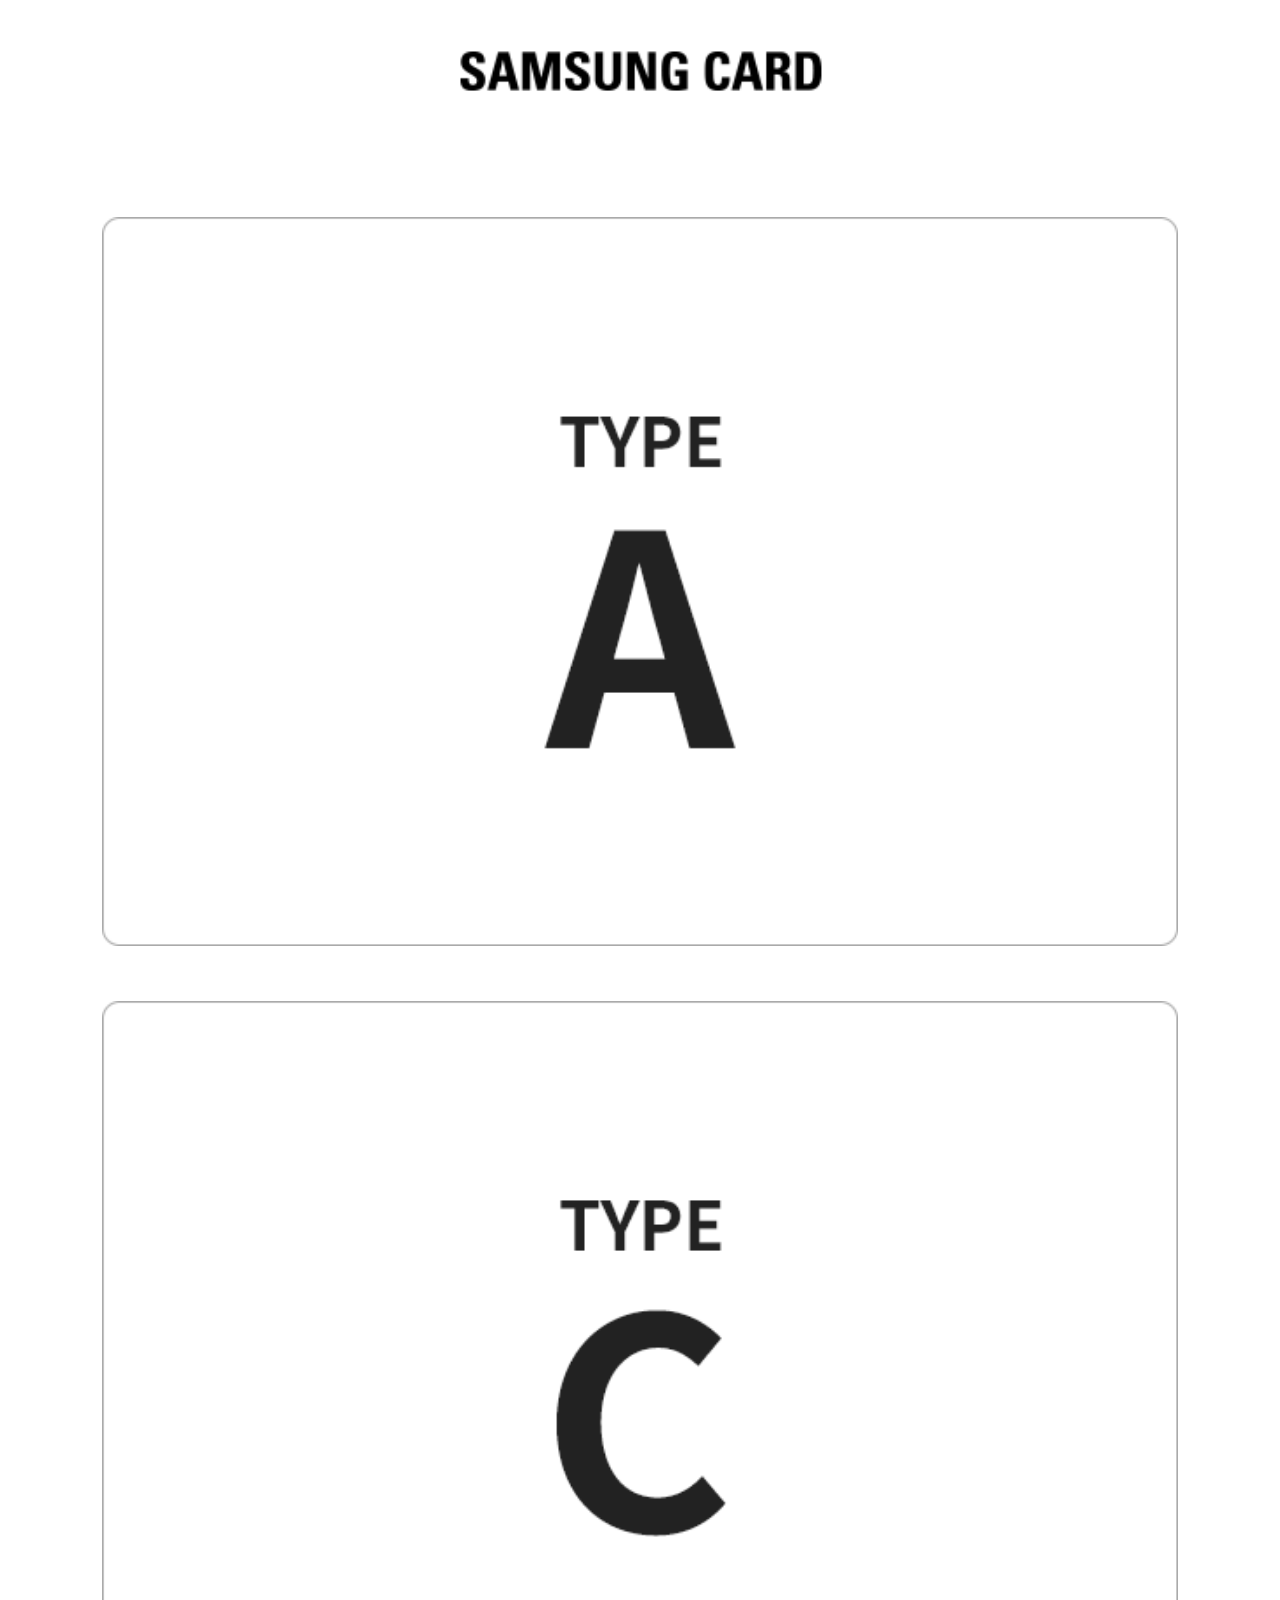
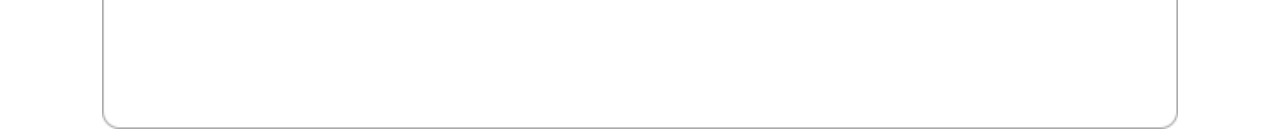
<file: index.html>
<!DOCTYPE html>
<html>
<head>
    <meta charset="utf-8">
    <meta name="viewport" content="width=device-width, initial-scale=1">
    <title>samsung card</title>
</head>
<body style="padding:0; margin:0;">
<div class="container" style="margin:0 auto; text-align:center;">
    <img width="100%" src="img/index_top.png">
    <div style="width:84%;margin:0 auto;">
        <a href="main/index_a.html">
            <img src="img/bt_a.png" width="100%;">
        </a>
    </div>
    <div style="width:84%;margin:0 auto; padding-top:4vw;">
        <a href="main/index_c.html">
            <img src="img/bt_c.png" width="100%;">
        </a>
    </div>
</div>
</body>
</html>
</file>
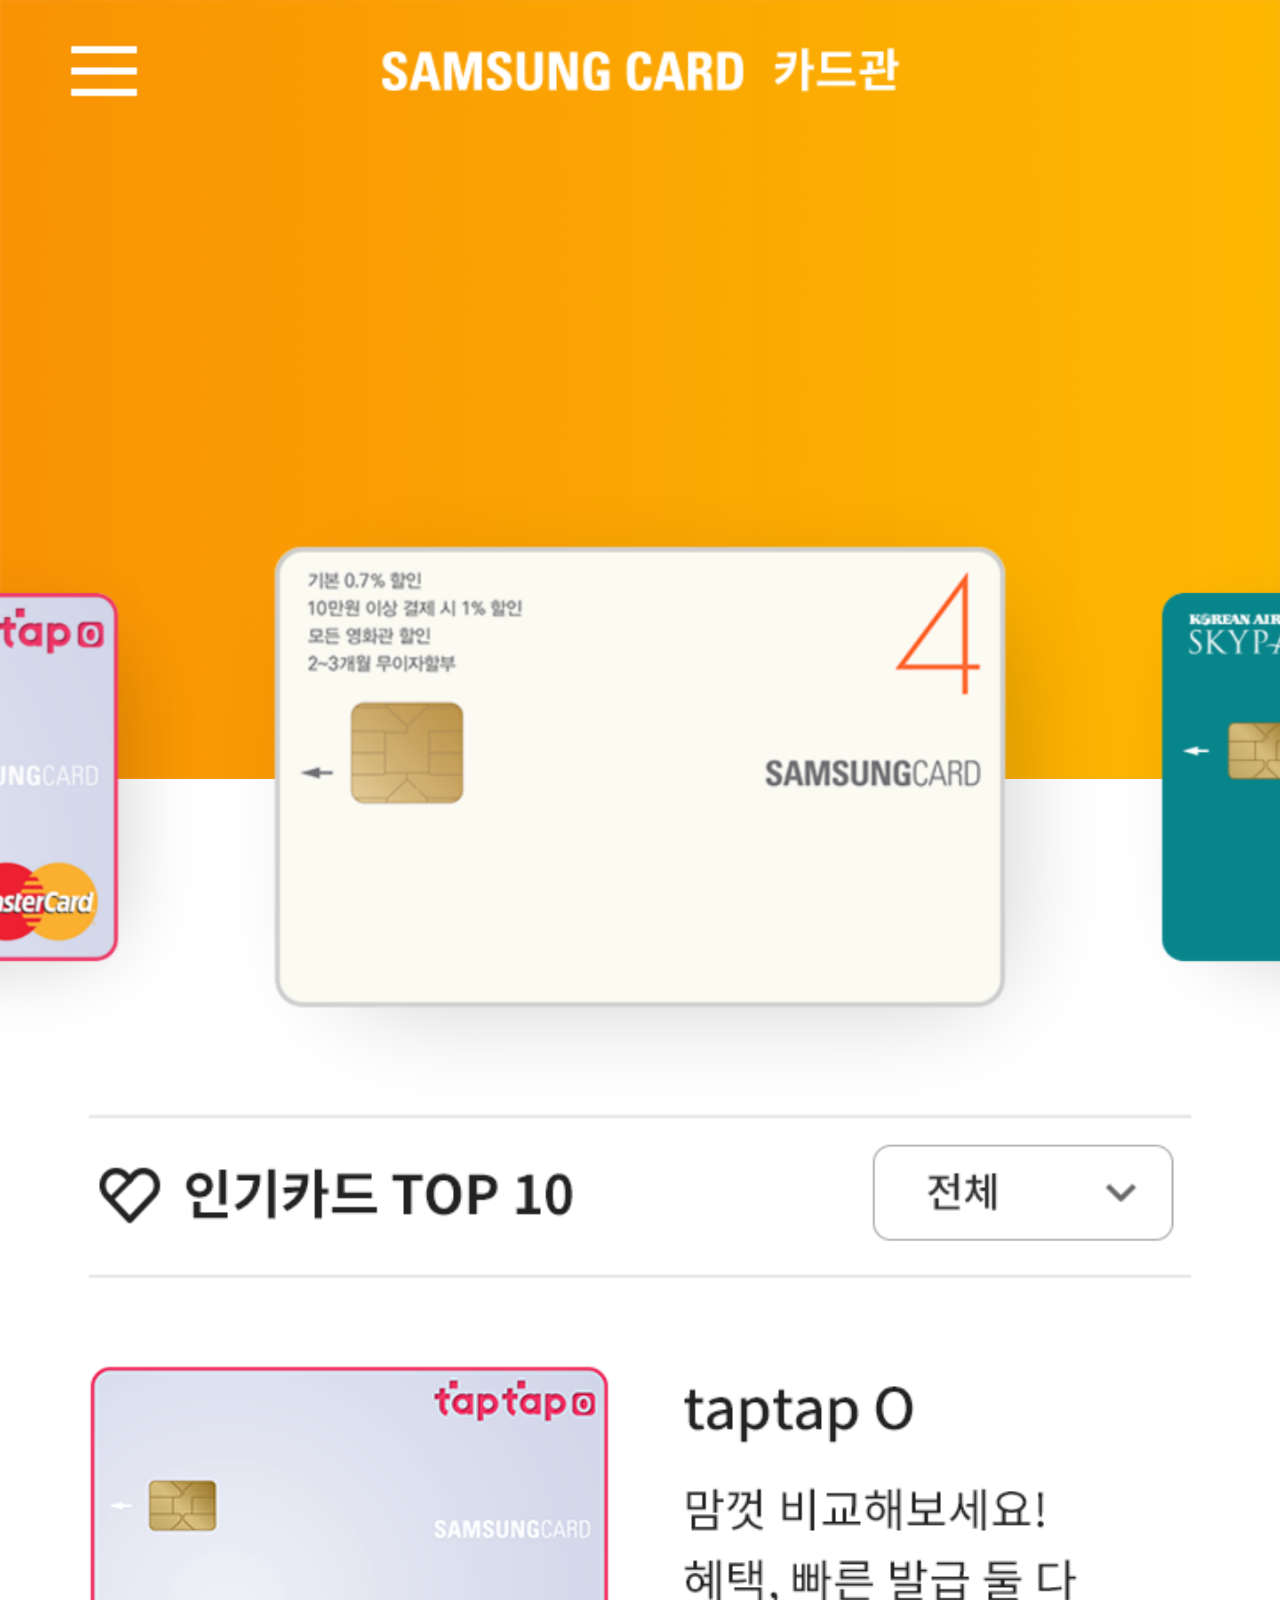
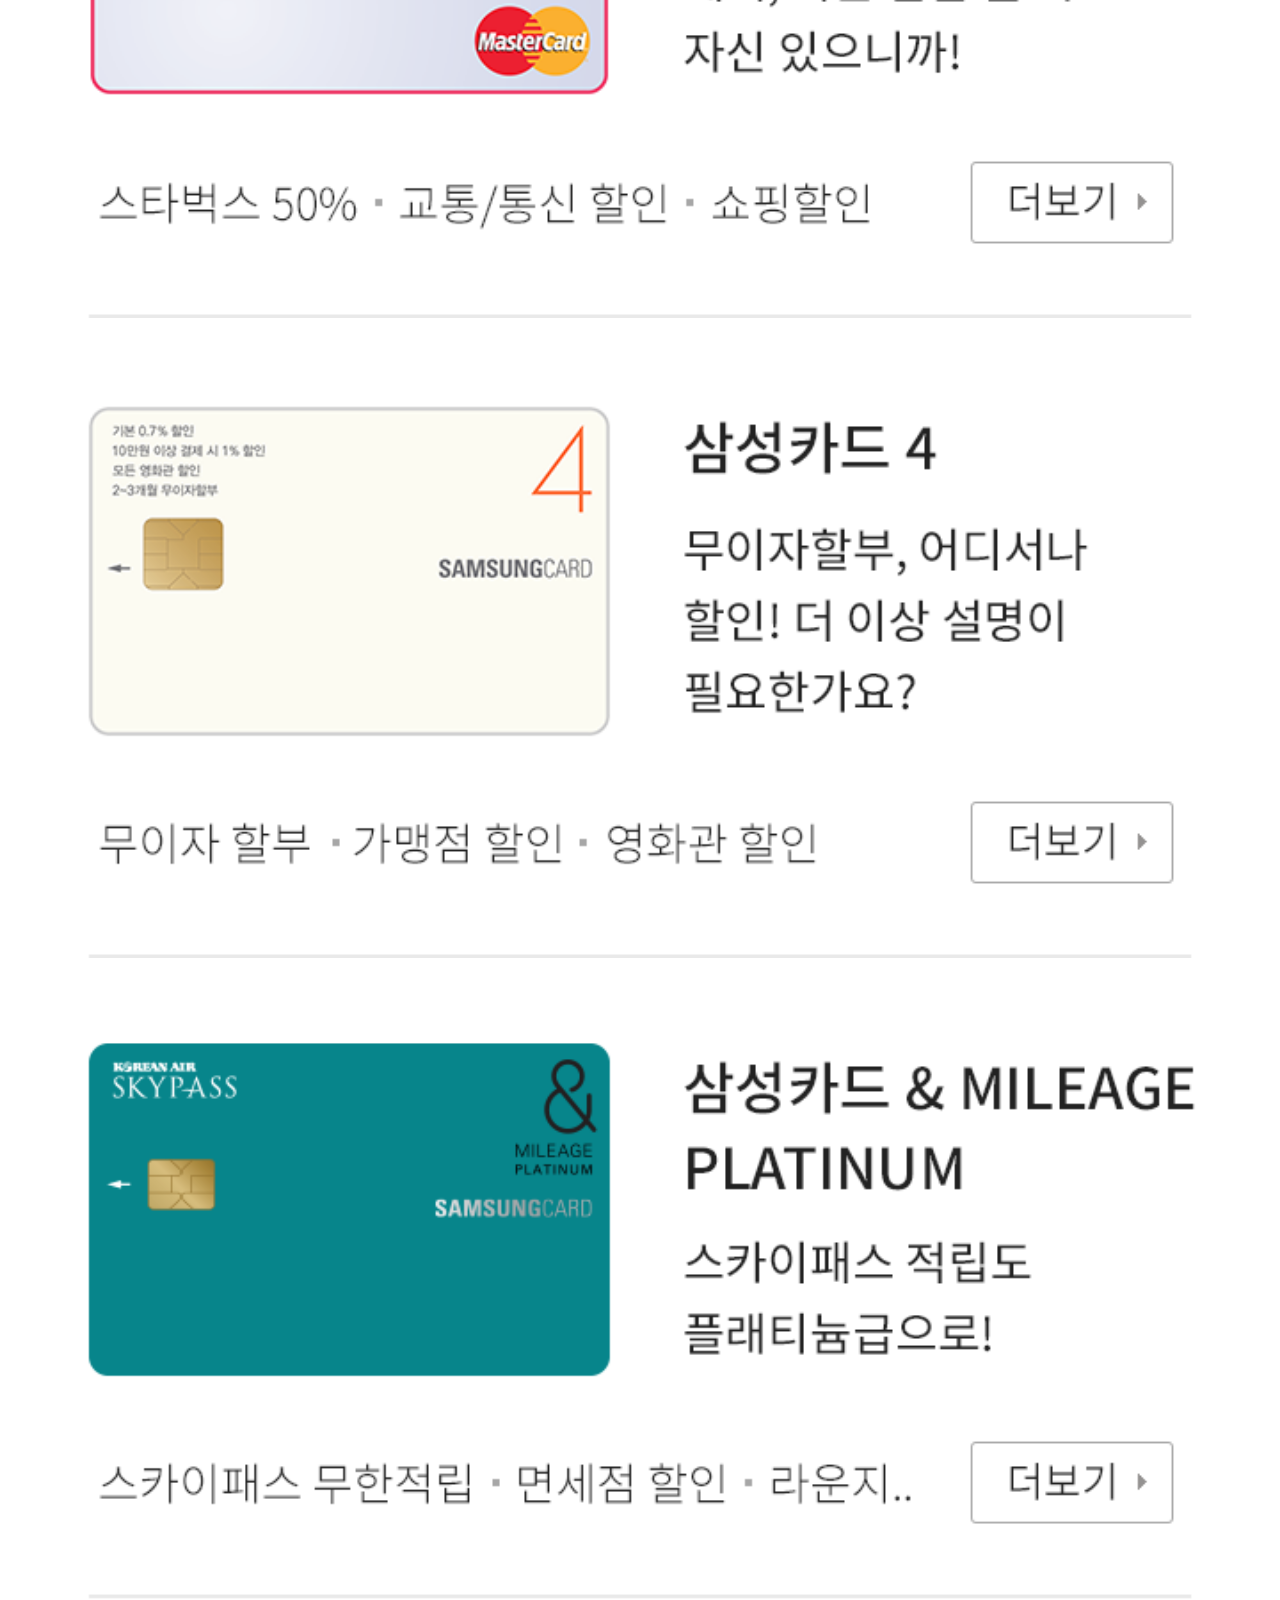
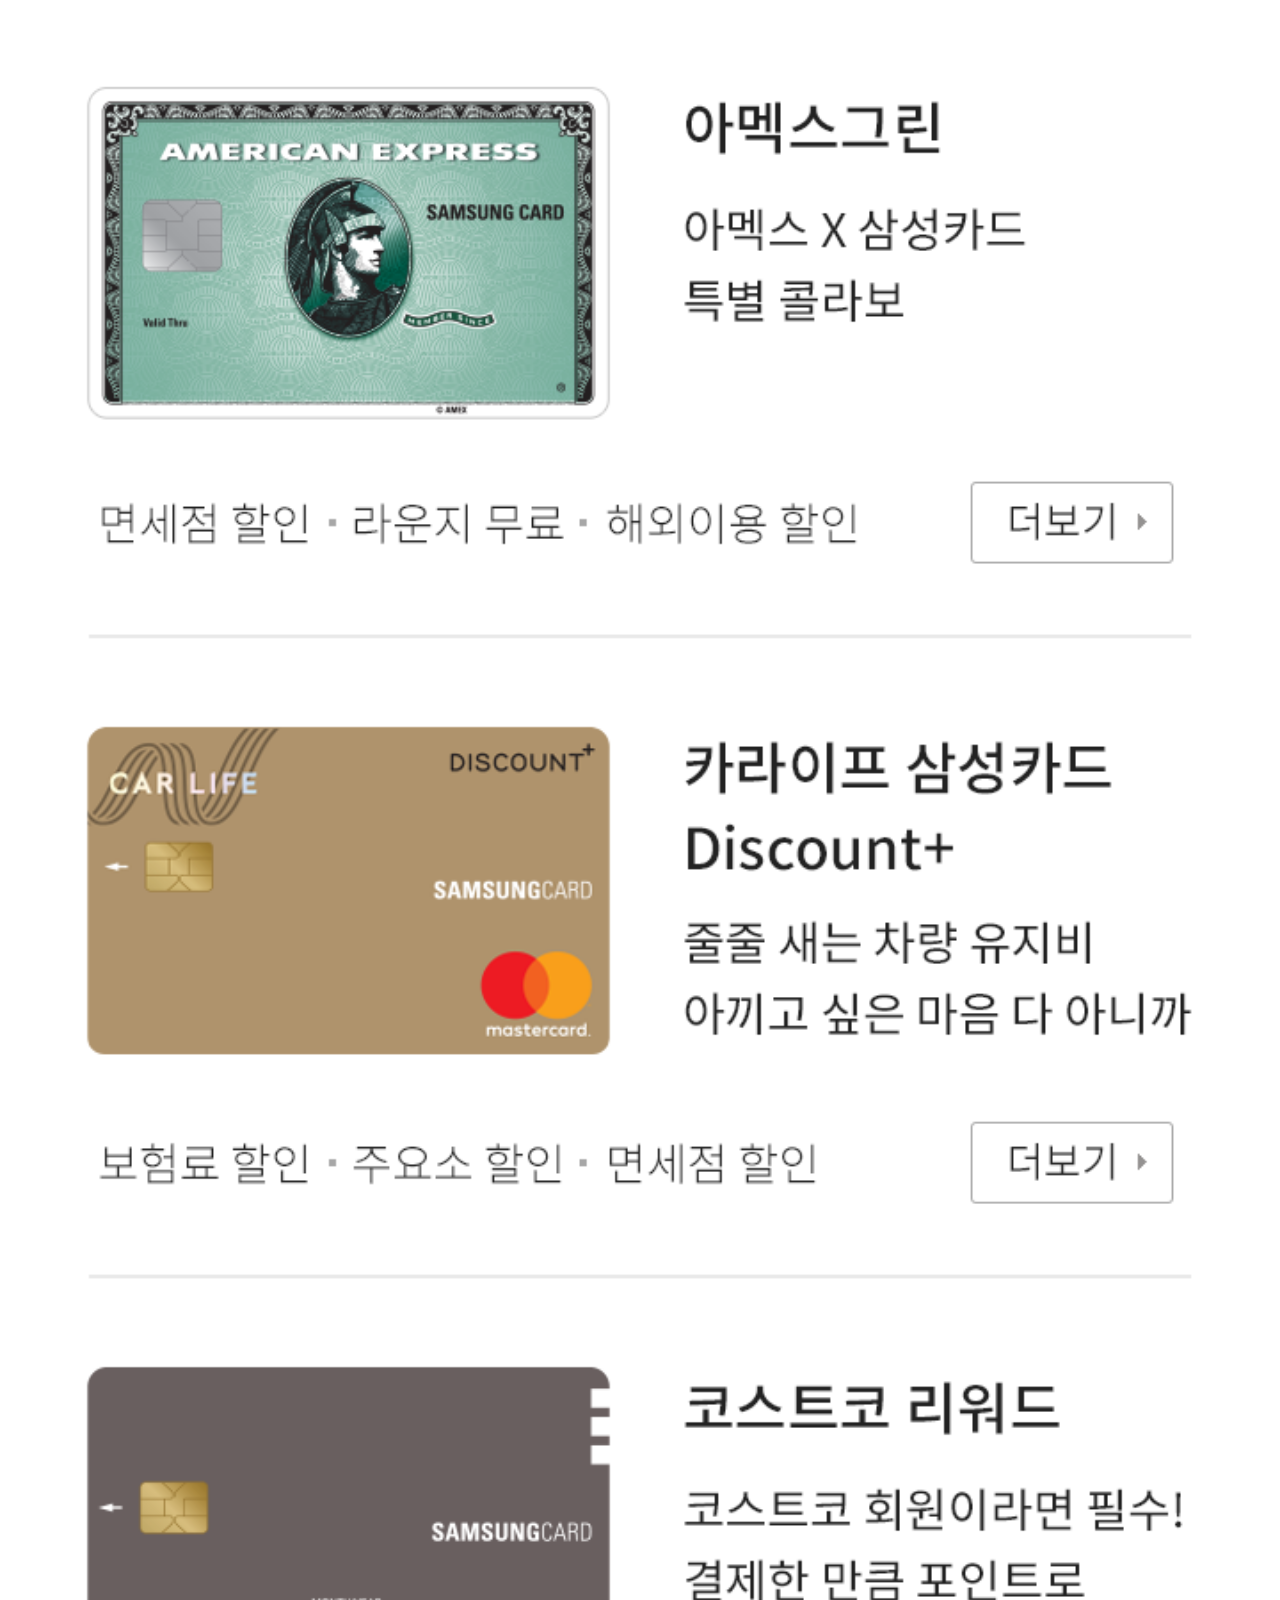
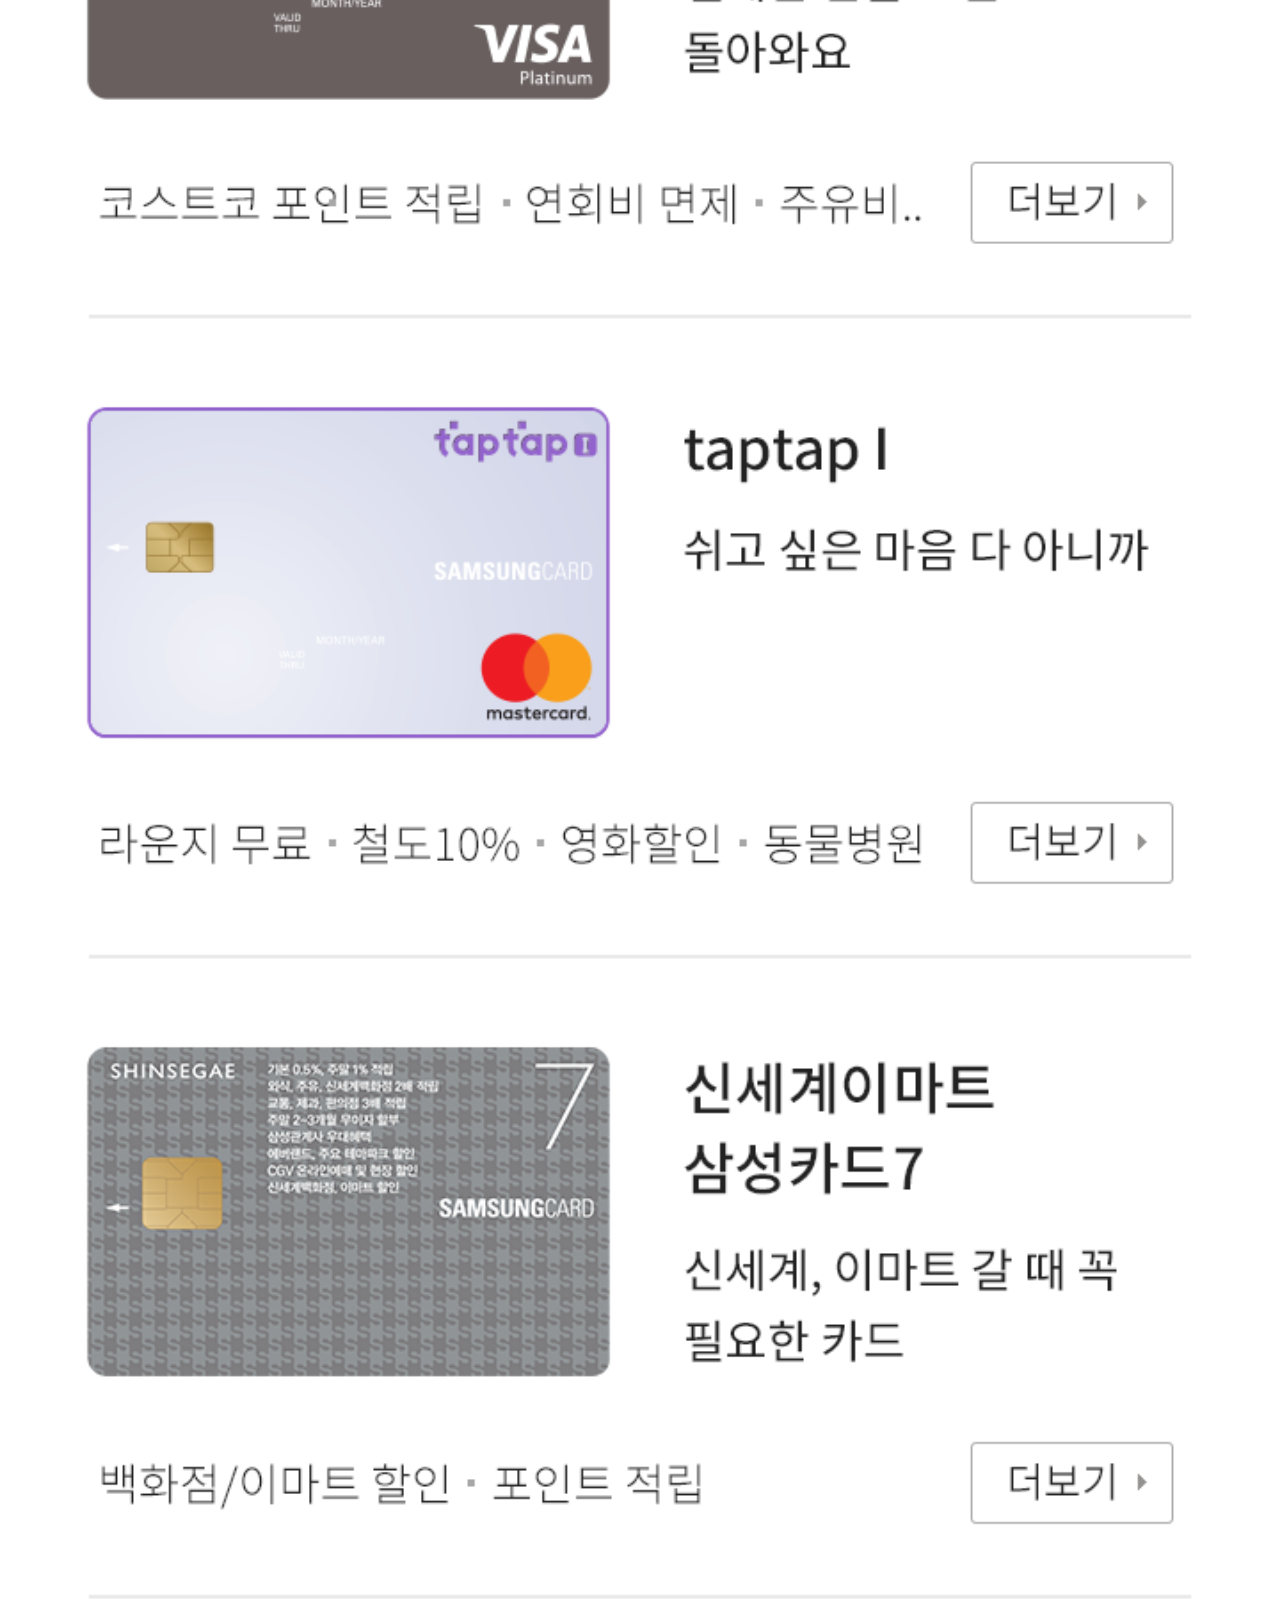
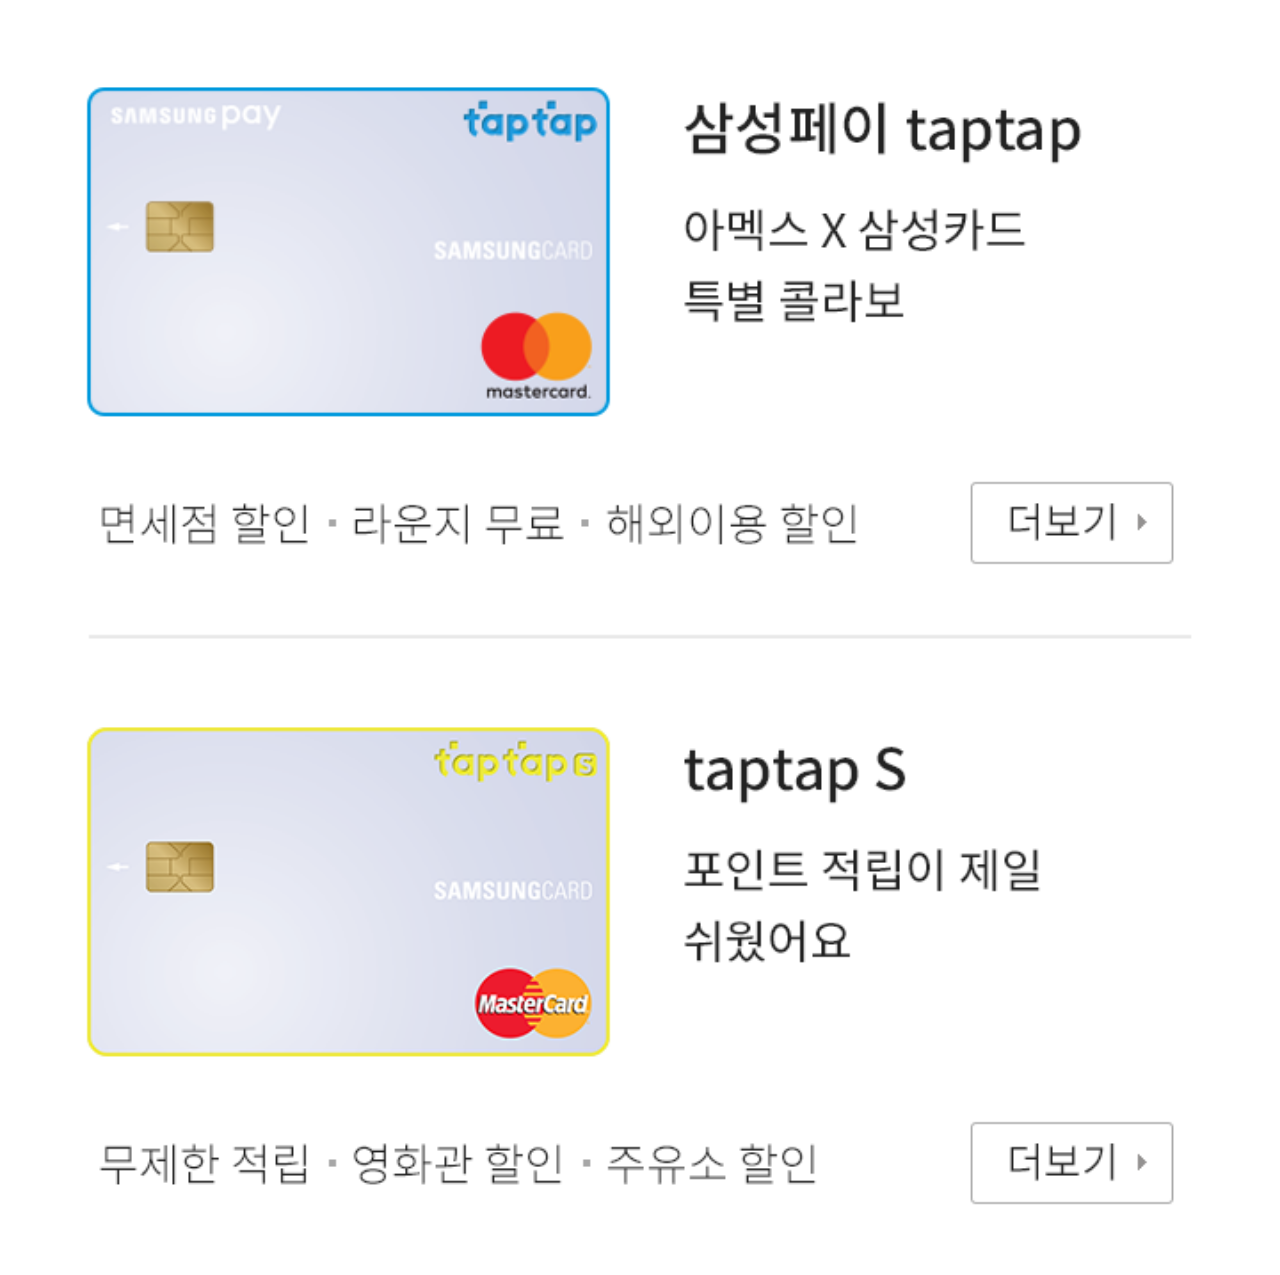
<file: main/index.html>
<!DOCTYPE html>
<html lang="kr">
<head>
    <meta charset="UTF-8">
    <meta name="viewport" content="width=device-width, initial-scale=1">
    <title>samsung card</title>
    
    <link rel="stylesheet" href="assets/css/main.css">
    <script type="text/javascript" src="../common/js/plugin/jquery-3.3.1.min.js"></script>
    <script type="text/javascript" src="../common/js/plugin/jquery.transform2d.js"></script>
    <script type="text/javascript" src="../common/js/plugin/jquery.easing.1.3.js"></script>
</head>
<body>

<div class="wrap">
    <a href="../index.html">
    <div class="menu-wrap">
        <div class="bg-holder">
            <div class="bg-1 bg">
                <img src="assets/images/menu_bg_1.png">
            </div>
            <div class="bg-2 bg onFocus">
                <img src="assets/images/menu_bg_2.png">
            </div>
            <div class="bg-3 bg">
                <img src="assets/images/menu_bg_3.png">
            </div>
        </div>
        <div class="menu-holder"><img src="assets/images/menu.png"></div>
    </div>
    </a>
    <div class="top-holder">
        <div class="cont-box">
            <div class="bg-clip">
                <div class="bg-1 bg">
                    <img src="assets/images/top_bg_1.jpg">
                </div>
                <div class="bg-2 bg onFocus">
                    <img src="assets/images/top_bg_2.jpg">
                </div>
                <div class="bg-3 bg">
                    <img src="assets/images/top_bg_3.jpg">
                </div>
            </div>
            <div class="cont-box-txt">
                <div class="txt-clip-1"><img src="assets/images/top_txt1.png"></div>
                <div class="txt-clip-2">
                    <img src="assets/images/top_txt2.png">
                    <div class="line"></div>
                </div>
                <div class="txt-focus-clip">
                    <div class="txt-focus"><img src="assets/images/top_txt_focus.png"></div>
                </div>
            </div>
        </div>
    </div>
    
    <div class="card-holder">
        <div class="card-box">
            <div class="card-clip">
                
                <div class="card-pod-1 card-pod">
                    <div class="card-scale">
                        <div class="card pod">
                            <img src="assets/images/main_card_0.png">
                        </div>
                    </div>
                </div>
                <div class="card-pod-2 card-pod">
                    <div class="card-scale">
                        <div class="card pod">
                            <img src="assets/images/main_card_1.png">
                        </div>
                    </div>
                </div>
                <div class="card-pod-3 card-pod">
                    <div class="card-scale">
                        <div class="card pod">
                            <img src="assets/images/main_card_2.png">
                        </div>
                    </div>
                </div>

            </div>
        </div>
    </div>
    
    
        <div class="list-holder list-1"><img src="assets/images/list.png"></div>
        <div class="list-holder list-2"><a href="../type_a/index.html"><img src="assets/images/list_1.png"></a></div>
        <div class="list-holder list-3"><img src="assets/images/list_2.png"></div>
        <div class="list-holder list-4"><img src="assets/images/lists.png"></div>
    
    <div class="intro-bg"></div>
</div>

<script type="text/javascript" src="../common/js/util/AnimationFrame.js"></script>
<script type="text/javascript" src="../common/js/util/swipeUtil.js"></script>
<script type="text/javascript" src="assets/js/main.js"></script>
</body>
</html>
</file>
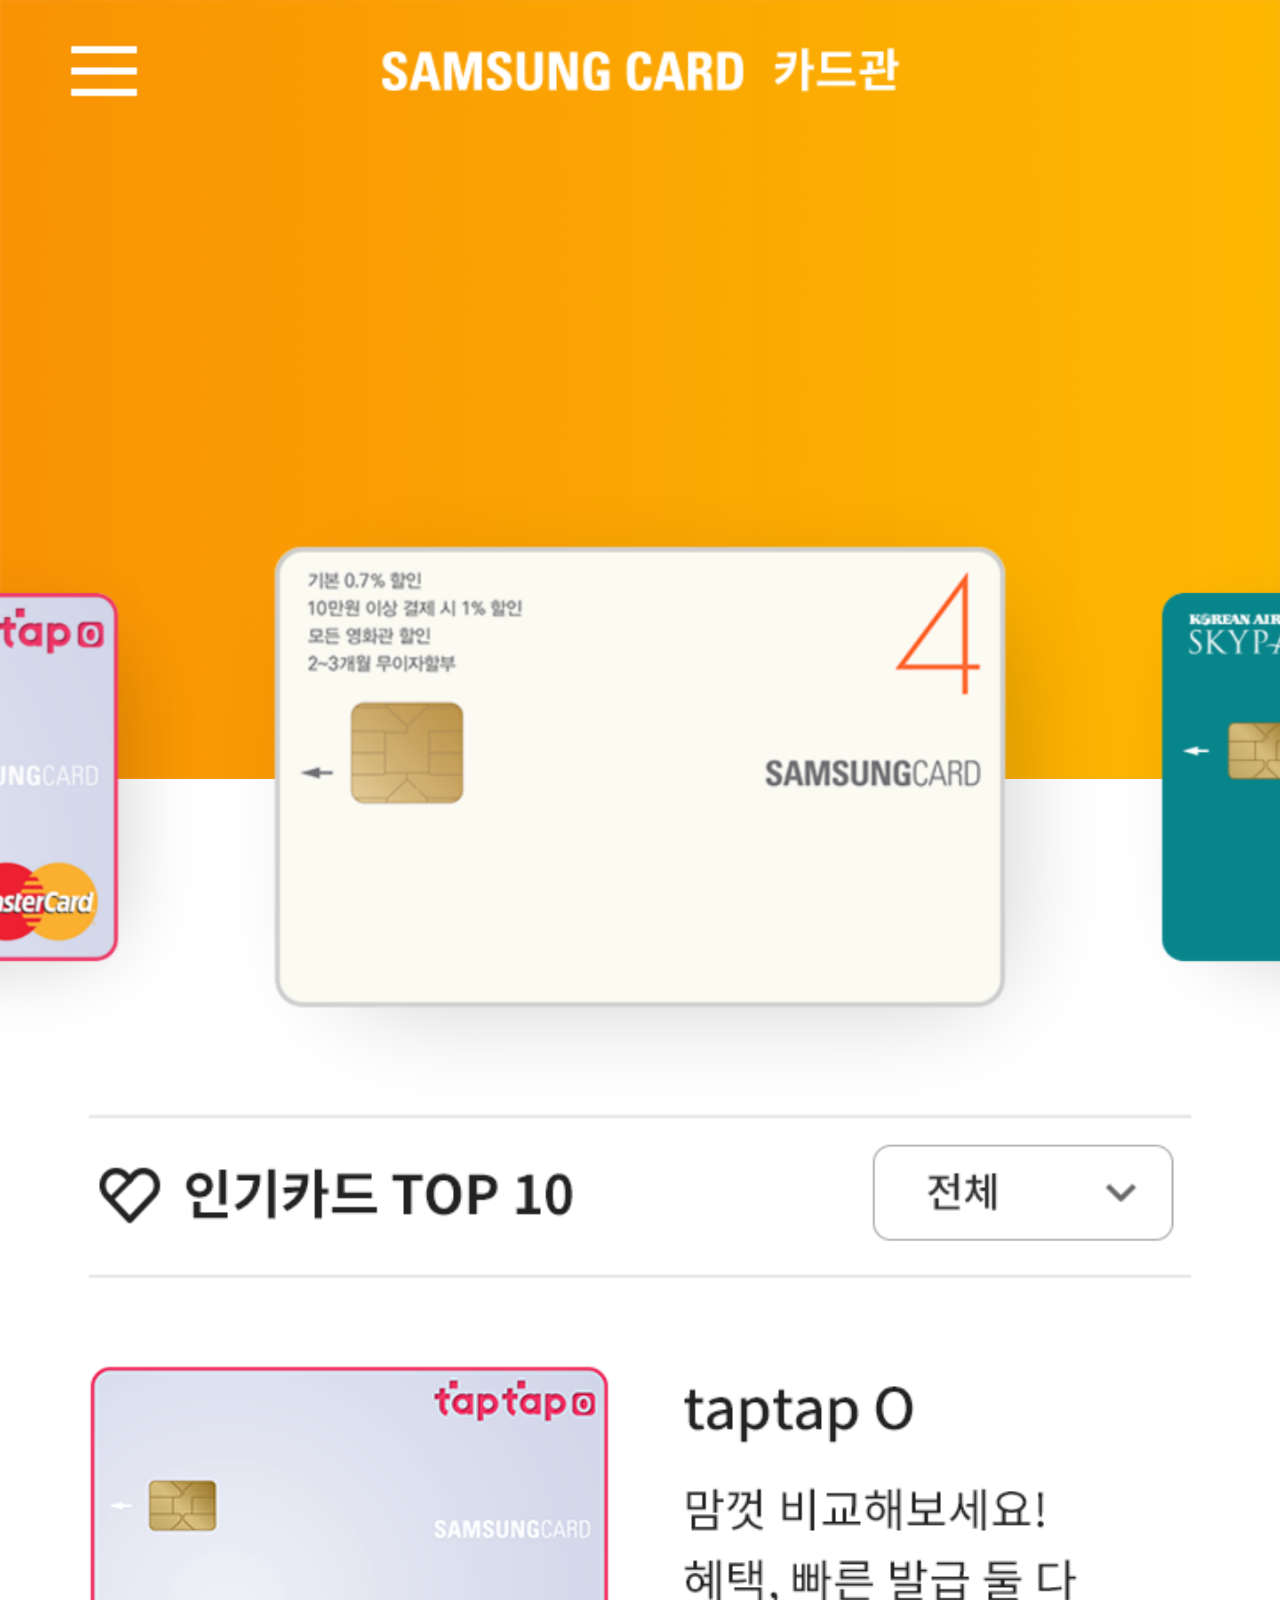
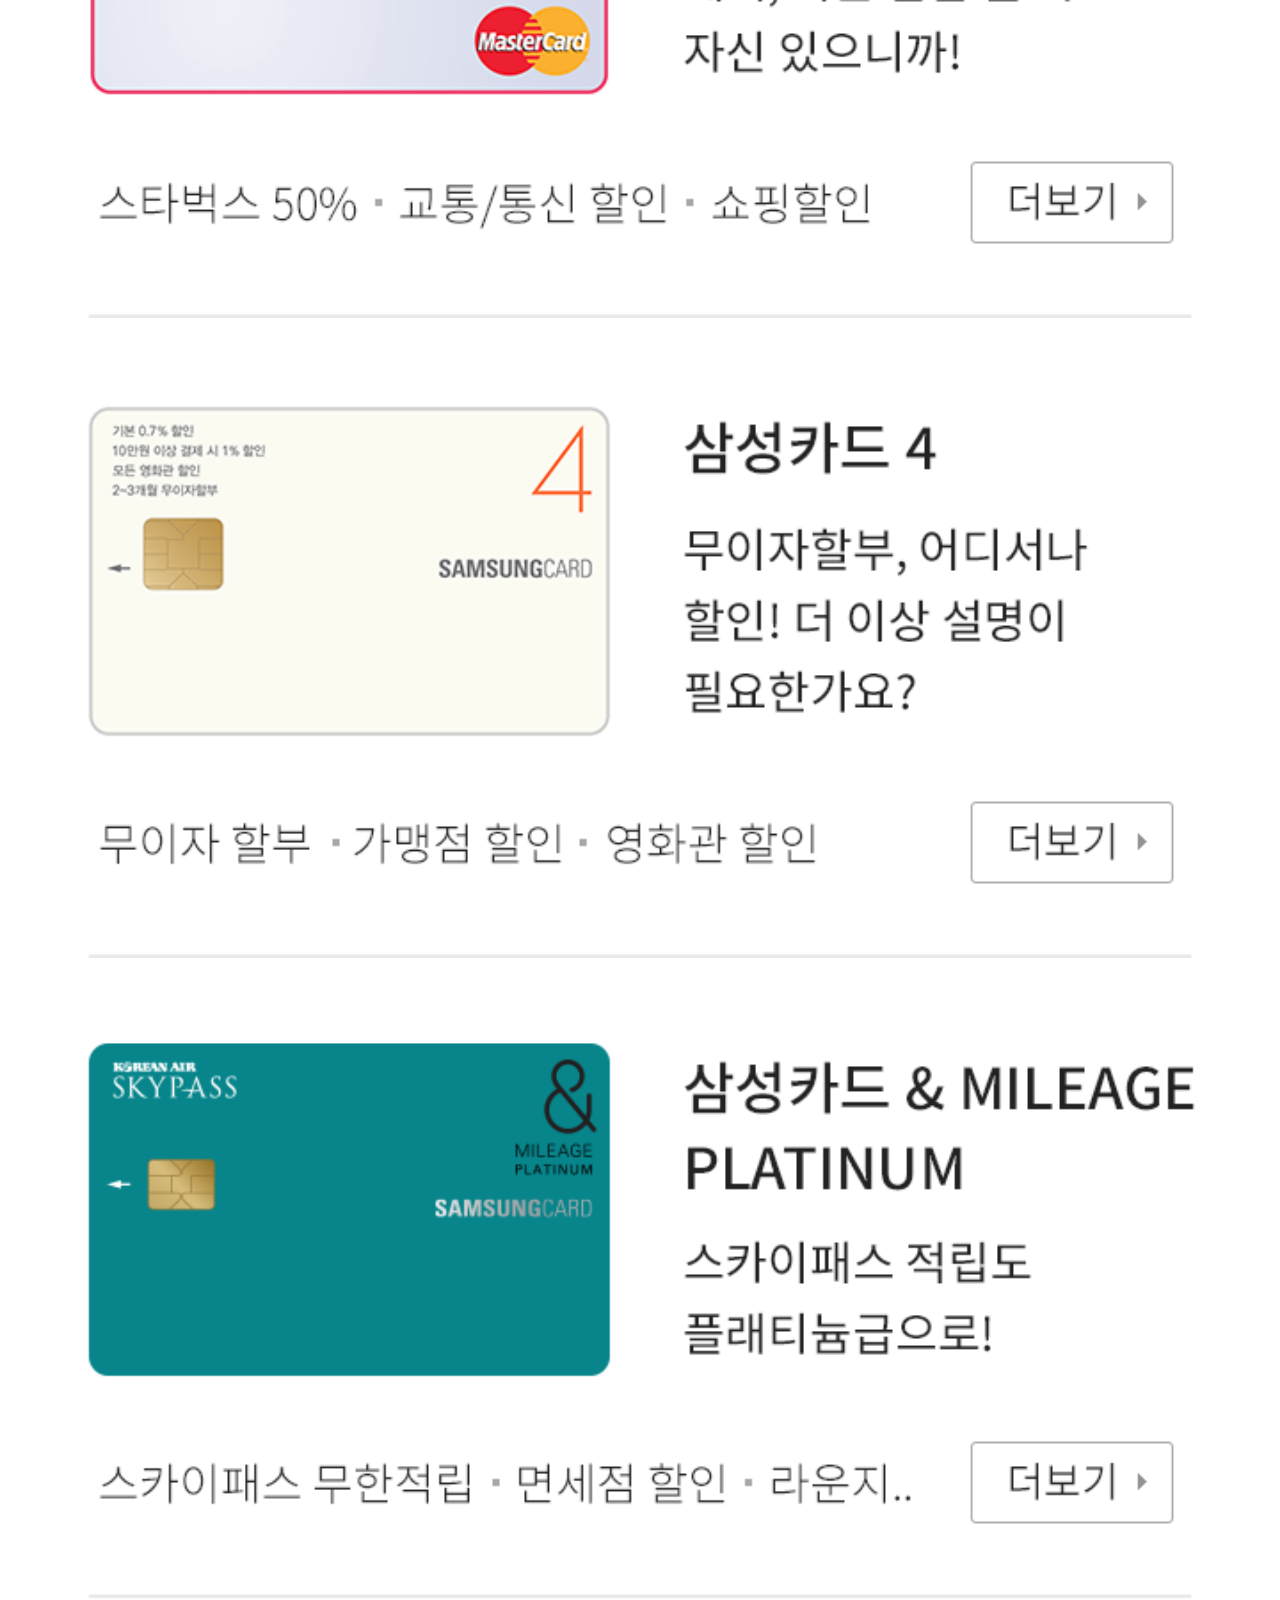
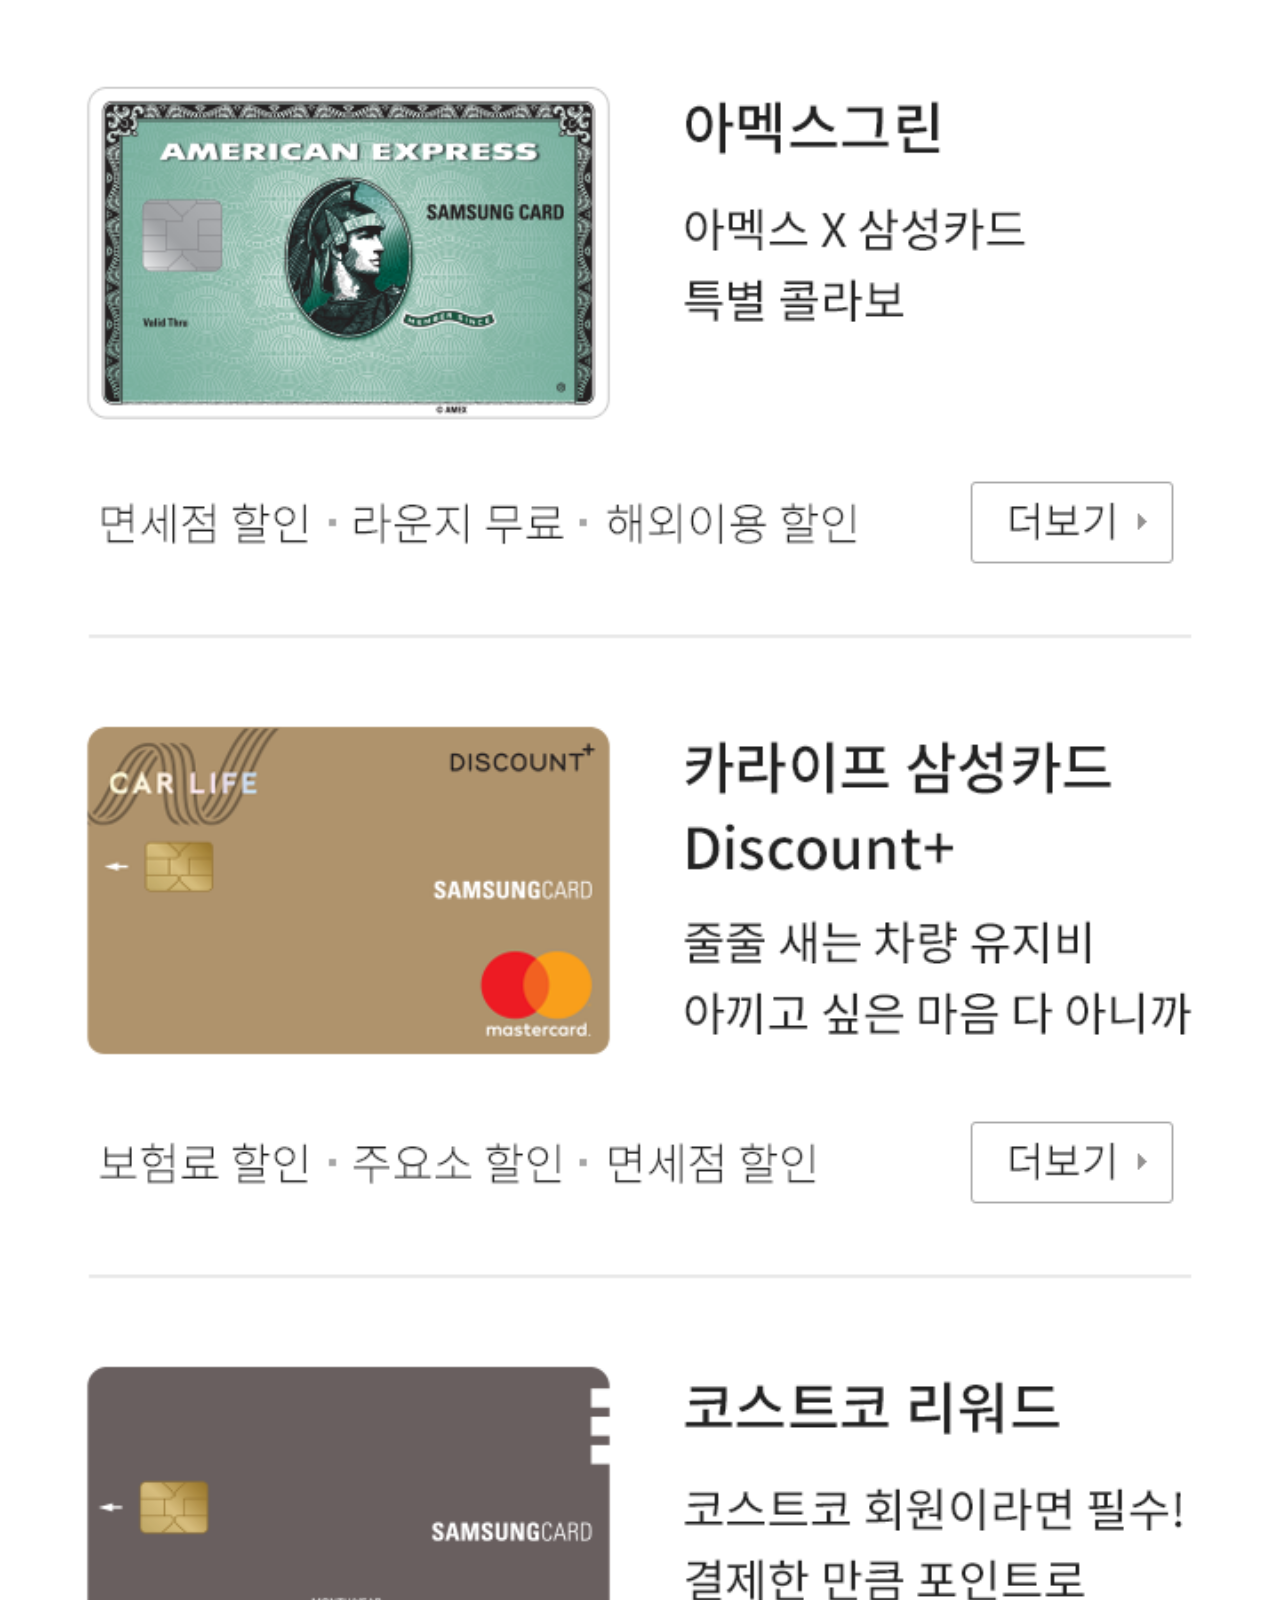
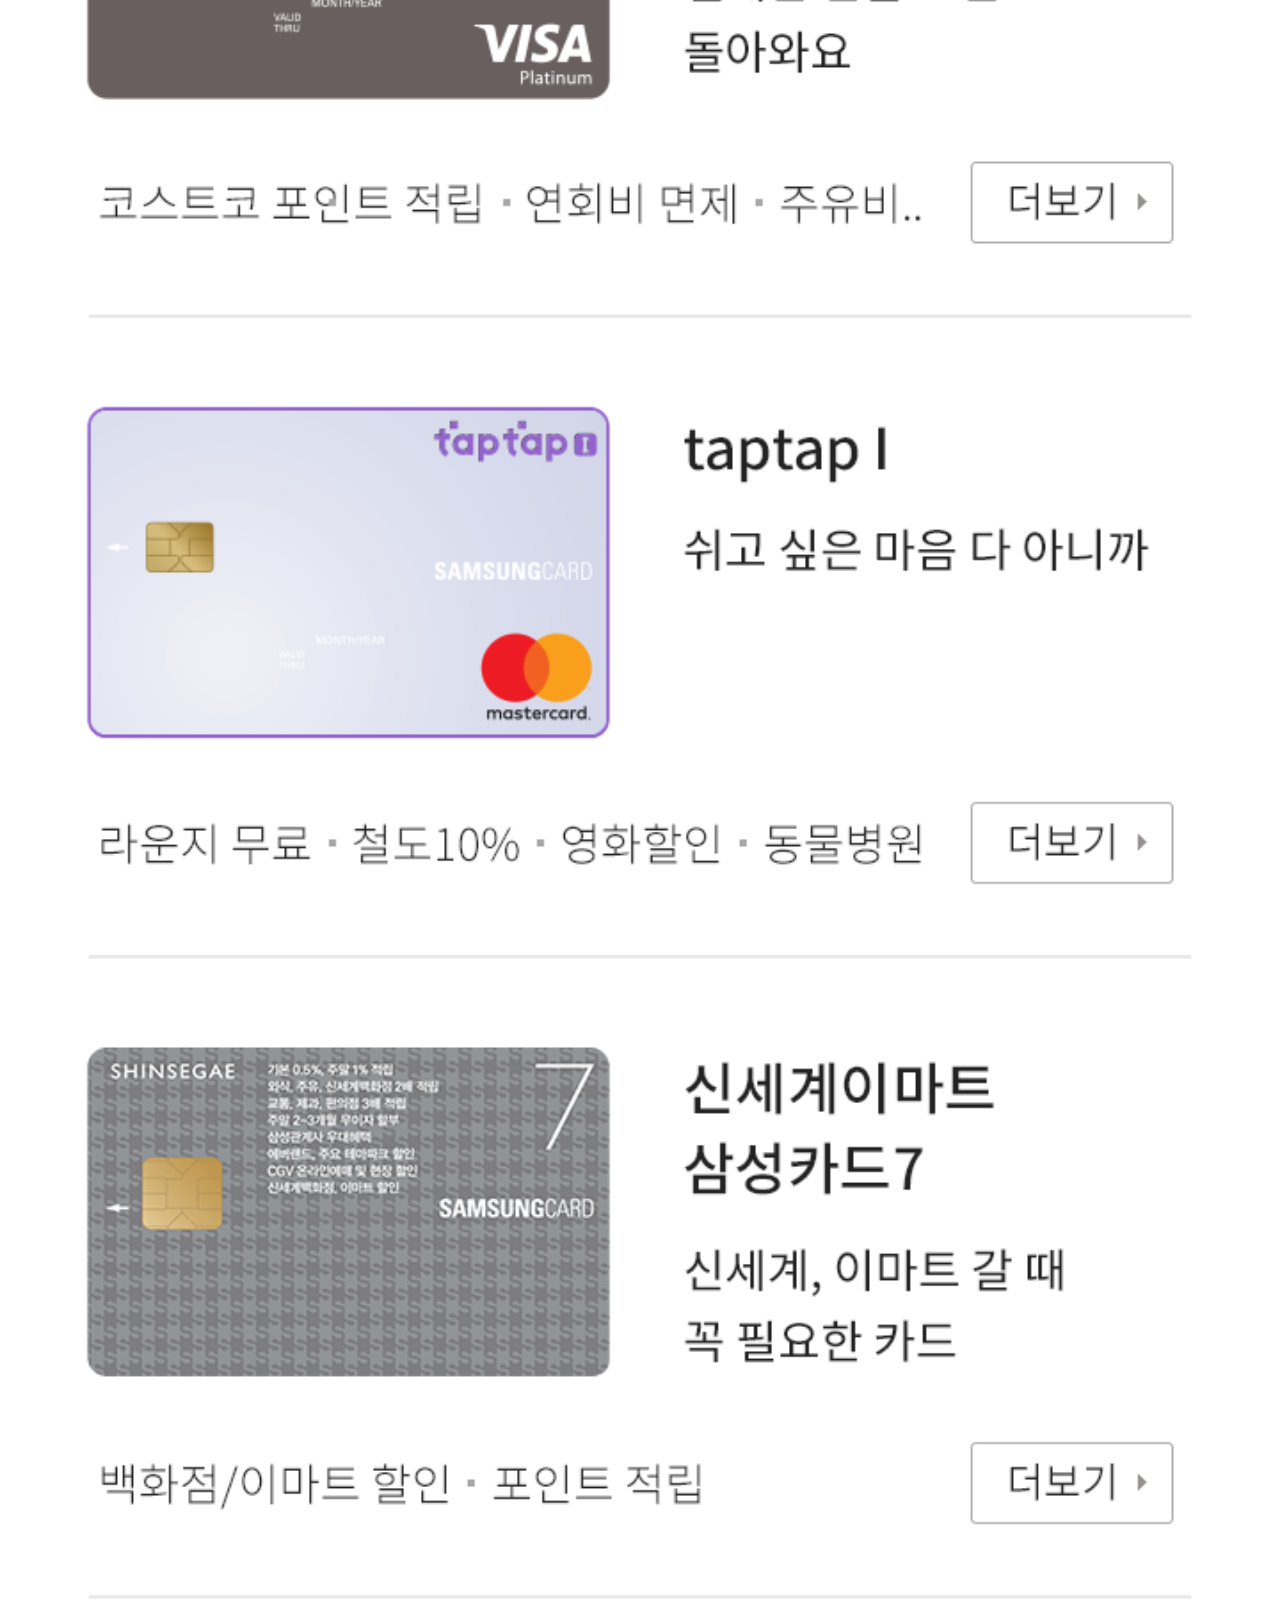
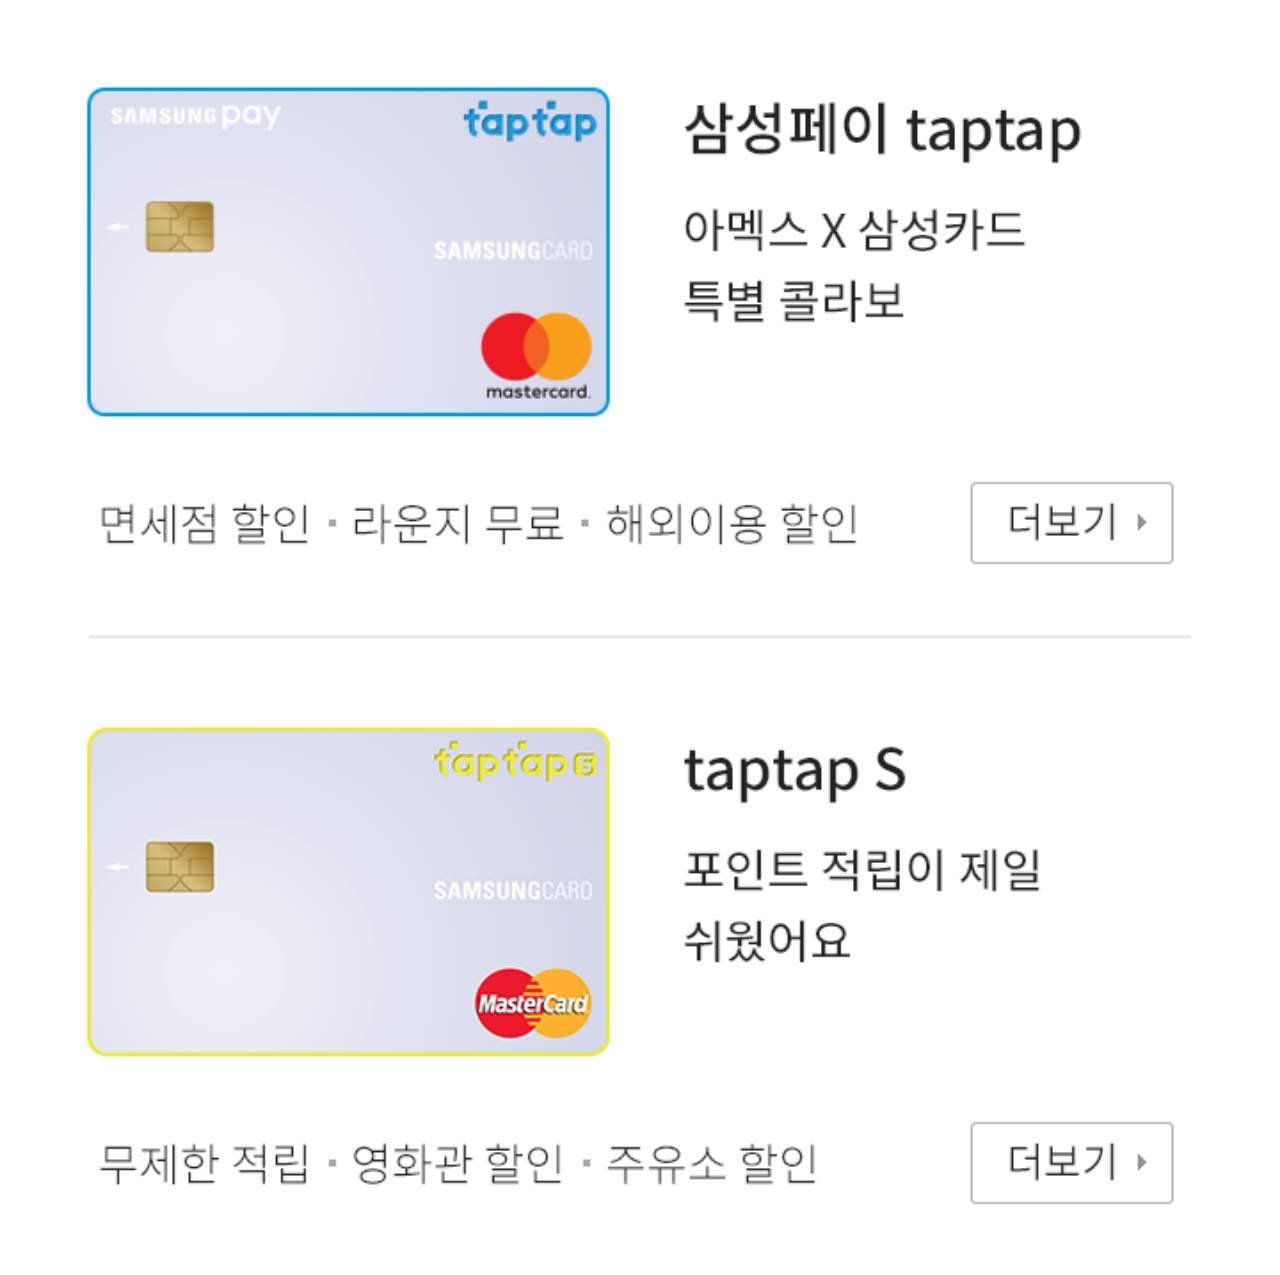
<file: main/index_a.html>
<!DOCTYPE html>
<html lang="kr">
<head>
    <meta charset="UTF-8">
    <meta name="viewport" content="width=device-width, initial-scale=1">
    <title>samsung card</title>
    
    <link rel="stylesheet" href="assets/css/main.css">
    <script type="text/javascript" src="../common/js/plugin/jquery-3.3.1.min.js"></script>
    <script type="text/javascript" src="../common/js/plugin/jquery.transform2d.js"></script>
    <script type="text/javascript" src="../common/js/plugin/jquery.easing.1.3.js"></script>
</head>
<body>

<div class="wrap">
    <a href="../index.html">
    <div class="menu-wrap">
        <div class="bg-holder">
            <div class="bg-1 bg">
                <img src="assets/images/menu_bg_1.png">
            </div>
            <div class="bg-2 bg onFocus">
                <img src="assets/images/menu_bg_2.png">
            </div>
            <div class="bg-3 bg">
                <img src="assets/images/menu_bg_3.png">
            </div>
        </div>
        <div class="menu-holder">
            <a href="../index.html"><img src="assets/images/menu.png"></a>
        </div>
    </div>
    </a>
    <div class="top-holder">
        <div class="cont-box">
            <div class="bg-clip">
                <div class="bg-1 bg">
                    <img src="assets/images/top_bg_1.jpg">
                </div>
                <div class="bg-2 bg onFocus">
                    <img src="assets/images/top_bg_2.jpg">
                </div>
                <div class="bg-3 bg">
                    <img src="assets/images/top_bg_3.jpg">
                </div>
            </div>
            <div class="cont-box-txt">
                <div class="txt-clip-1"><img src="assets/images/top_txt1.png"></div>
                <div class="txt-clip-2">
                    <img src="assets/images/top_txt2.png">
                    <div class="line"></div>
                </div>
                <div class="txt-focus-clip">
                    <div class="txt-focus"><img src="assets/images/top_txt_focus.png"></div>
                </div>
            </div>
        </div>
    </div>
    
    <div class="card-holder">
        <div class="card-box">
            <div class="card-clip">
                
                <div class="card-pod-1 card-pod">
                    <div class="card-scale">
                        <div class="card pod">
                            <img src="assets/images/main_card_0.png">
                        </div>
                    </div>
                </div>
                <div class="card-pod-2 card-pod">
                    <div class="card-scale">
                        <div class="card pod">
                            <img src="assets/images/main_card_1.png">
                        </div>
                    </div>
                </div>
                <div class="card-pod-3 card-pod">
                    <div class="card-scale">
                        <div class="card pod">
                            <img src="assets/images/main_card_2.png">
                        </div>
                    </div>
                </div>

            </div>
        </div>
    </div>
    
        <div class="list-holder list-1"><img src="assets/images/list.png"></div>
        <div class="list-holder list-2"><a href="../type_a/index.html"><img src="assets/images/list_1.png"></a></div>
        <div class="list-holder list-3"><img src="assets/images/list_2.png"></div>
        <div class="list-holder list-4">
            <img src="assets/images/lists_0.png">
            <a href="../type_a/index.html"><img src="assets/images/lists_1.png"></a>
            <img src="assets/images/lists_2.png">
        </div>
    
    <div class="intro-bg"></div>
</div>

<script type="text/javascript" src="../common/js/util/AnimationFrame.js"></script>
<script type="text/javascript" src="../common/js/util/swipeUtil.js"></script>
<script type="text/javascript" src="assets/js/main.js"></script>
</body>
</html>
</file>
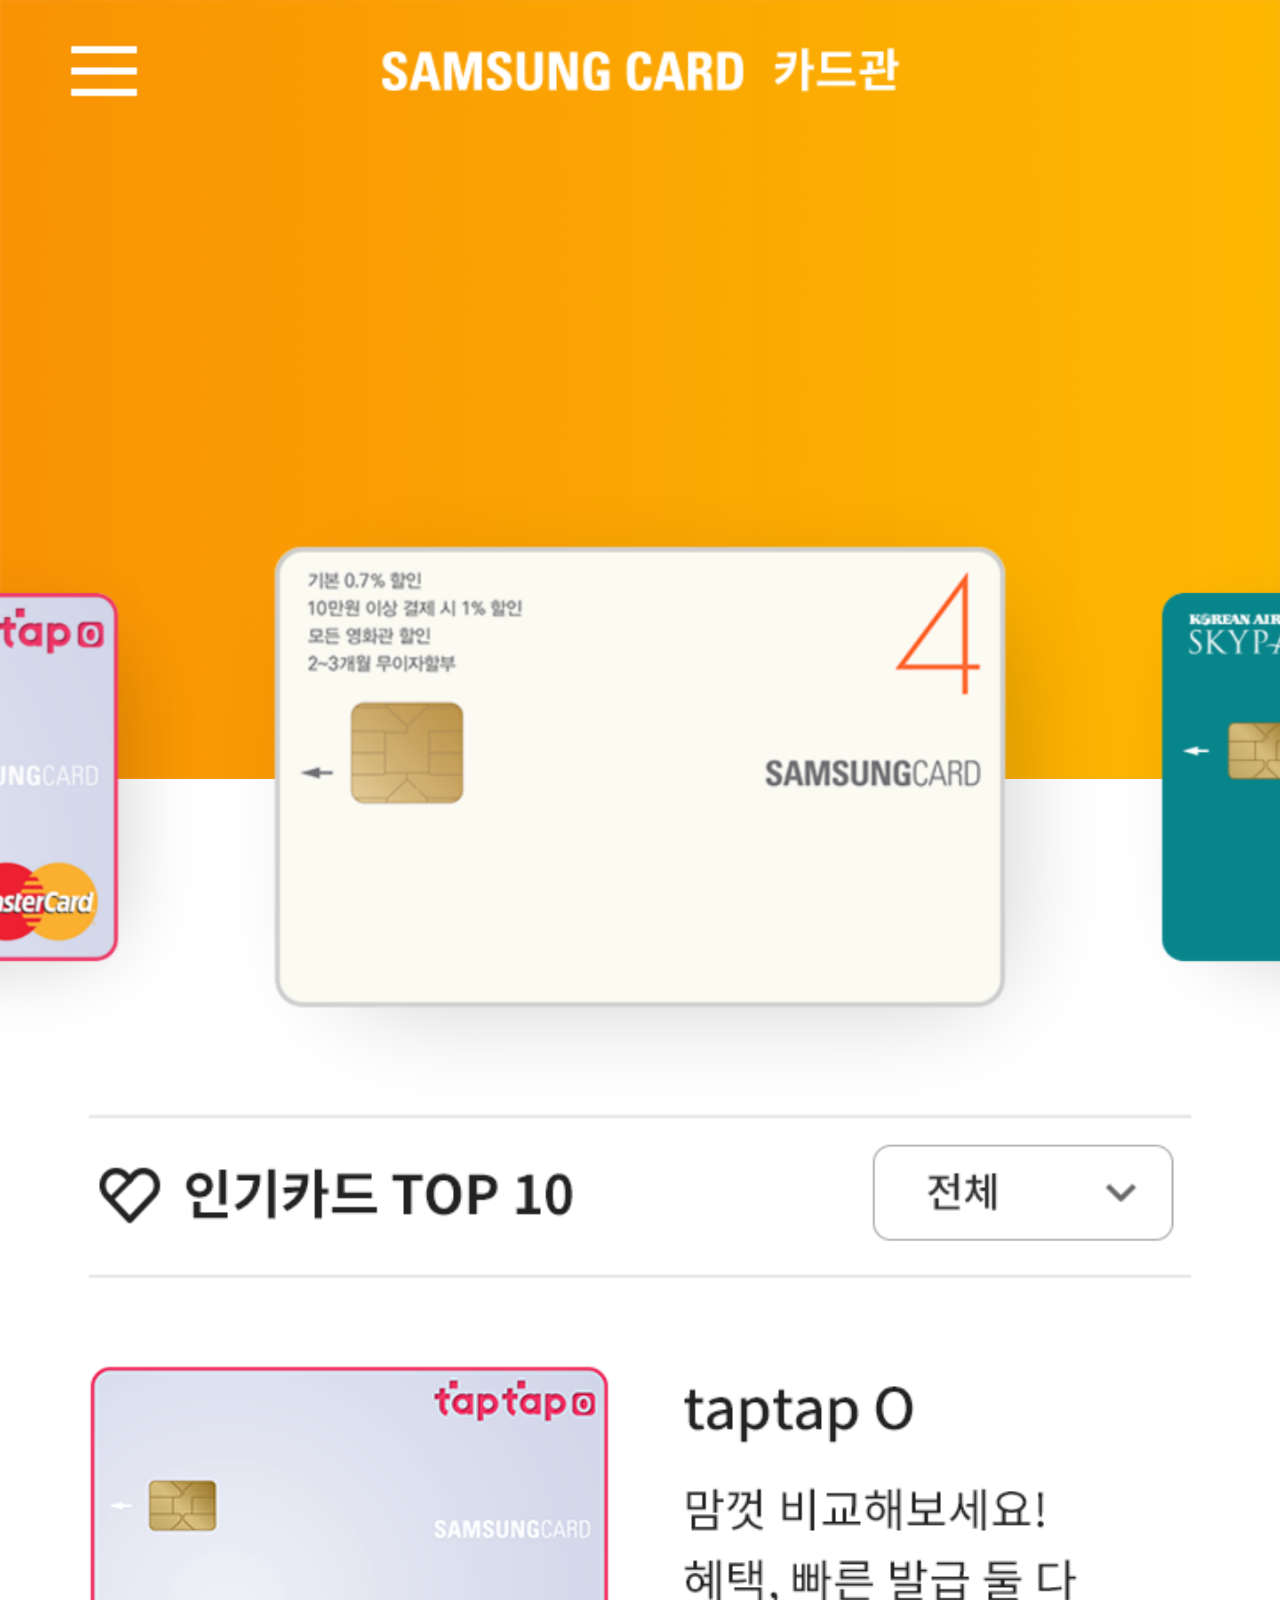
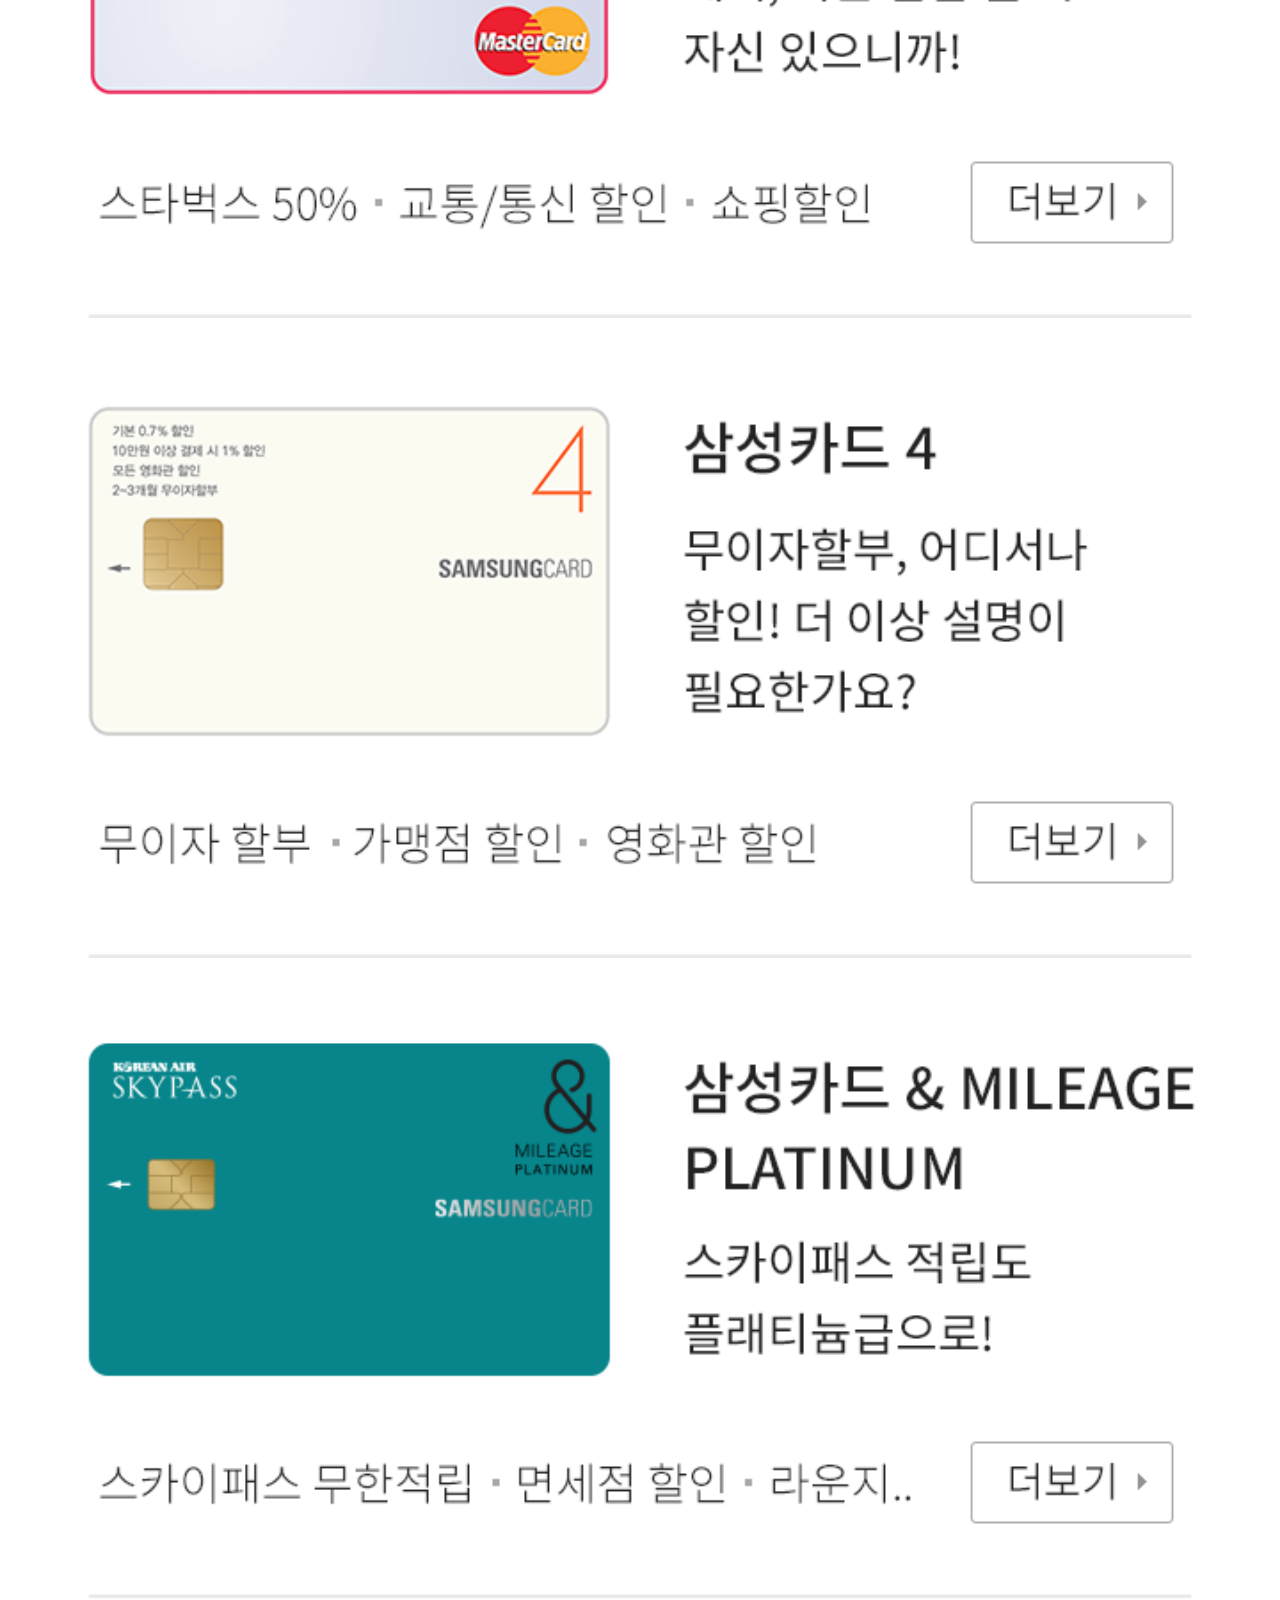
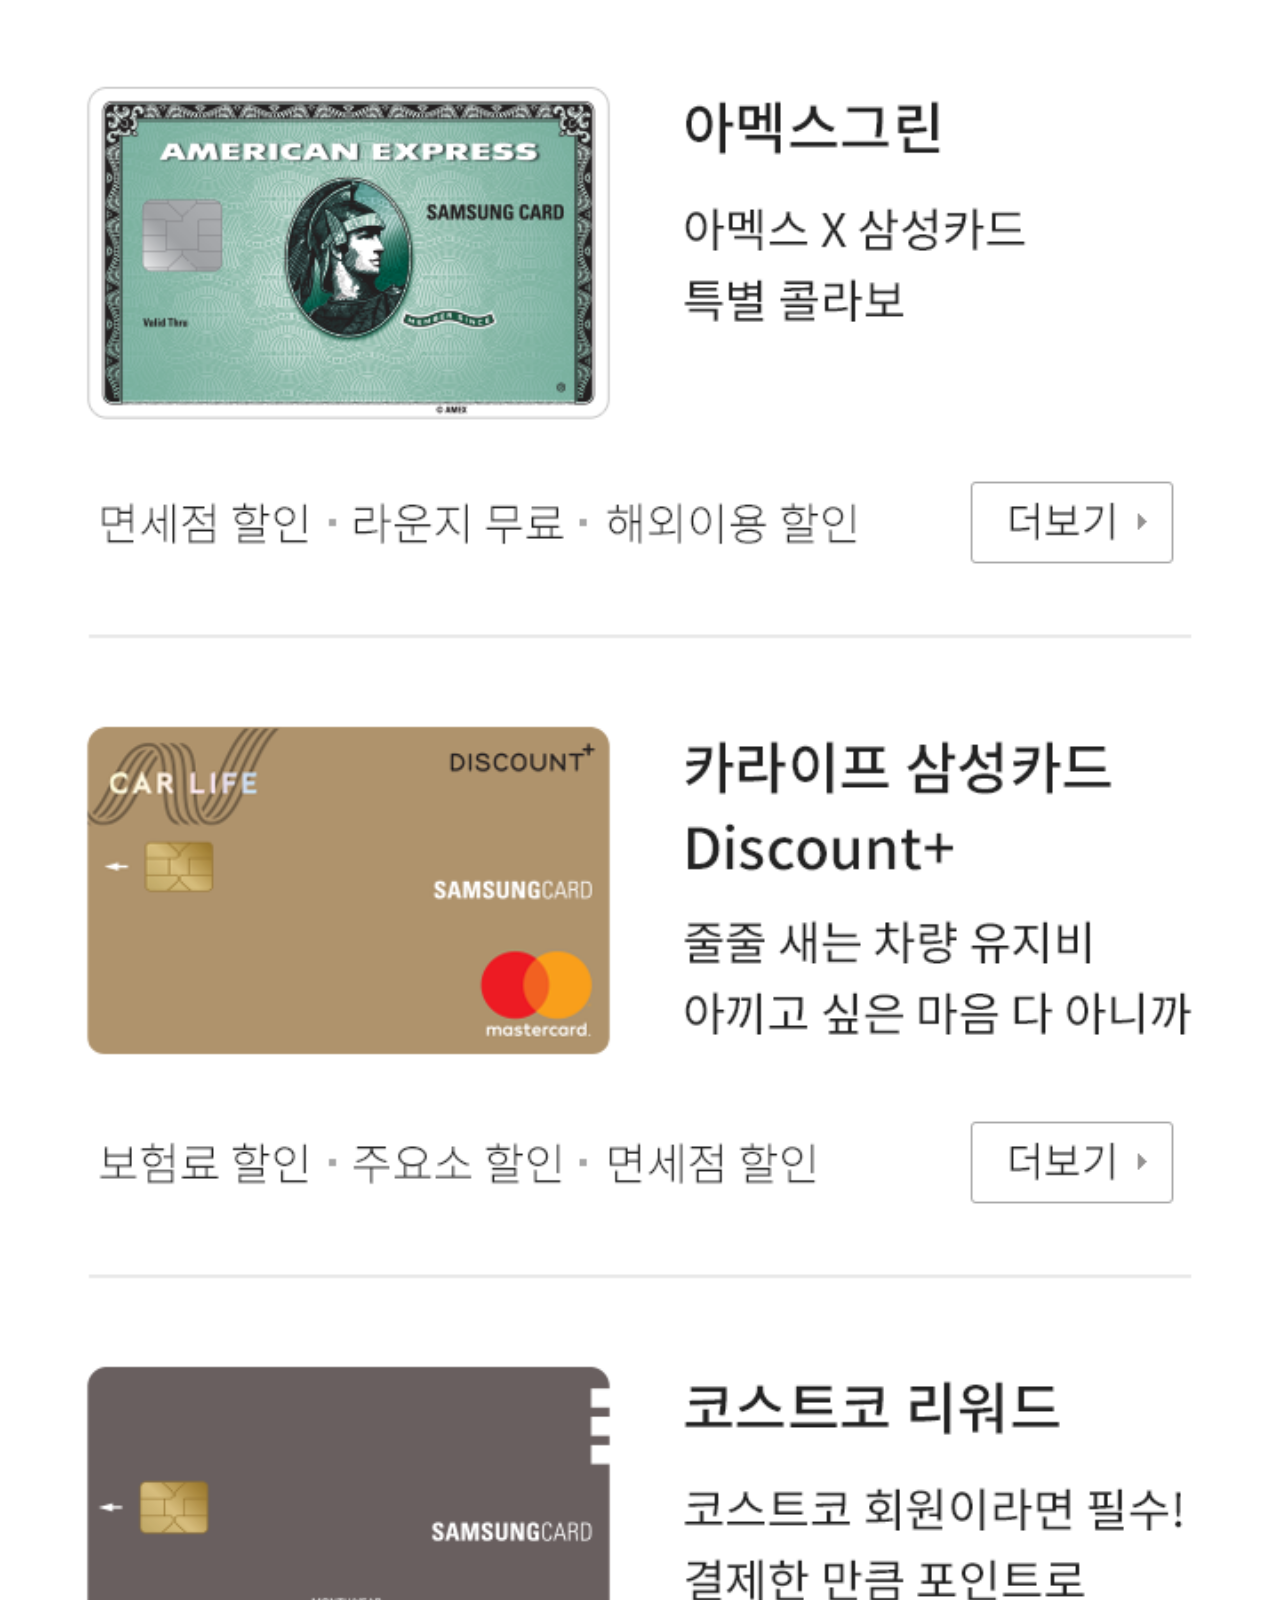
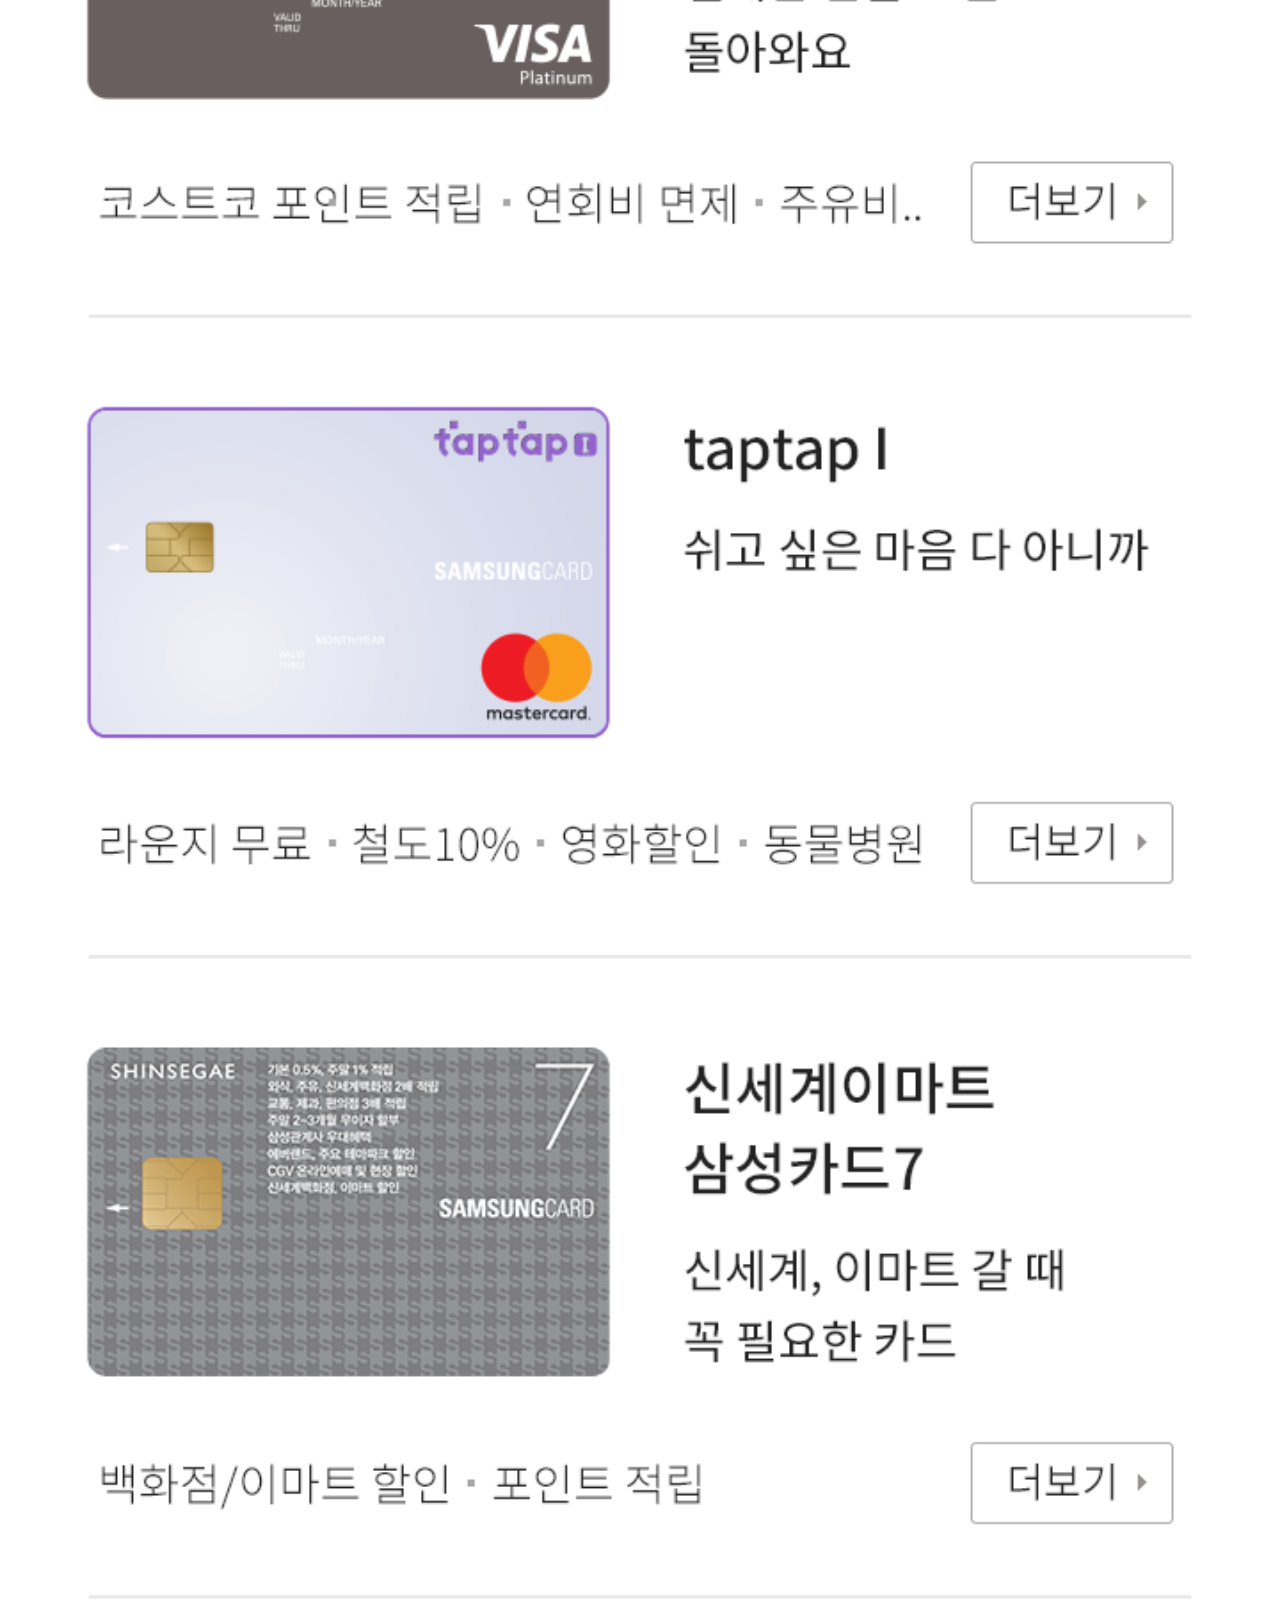
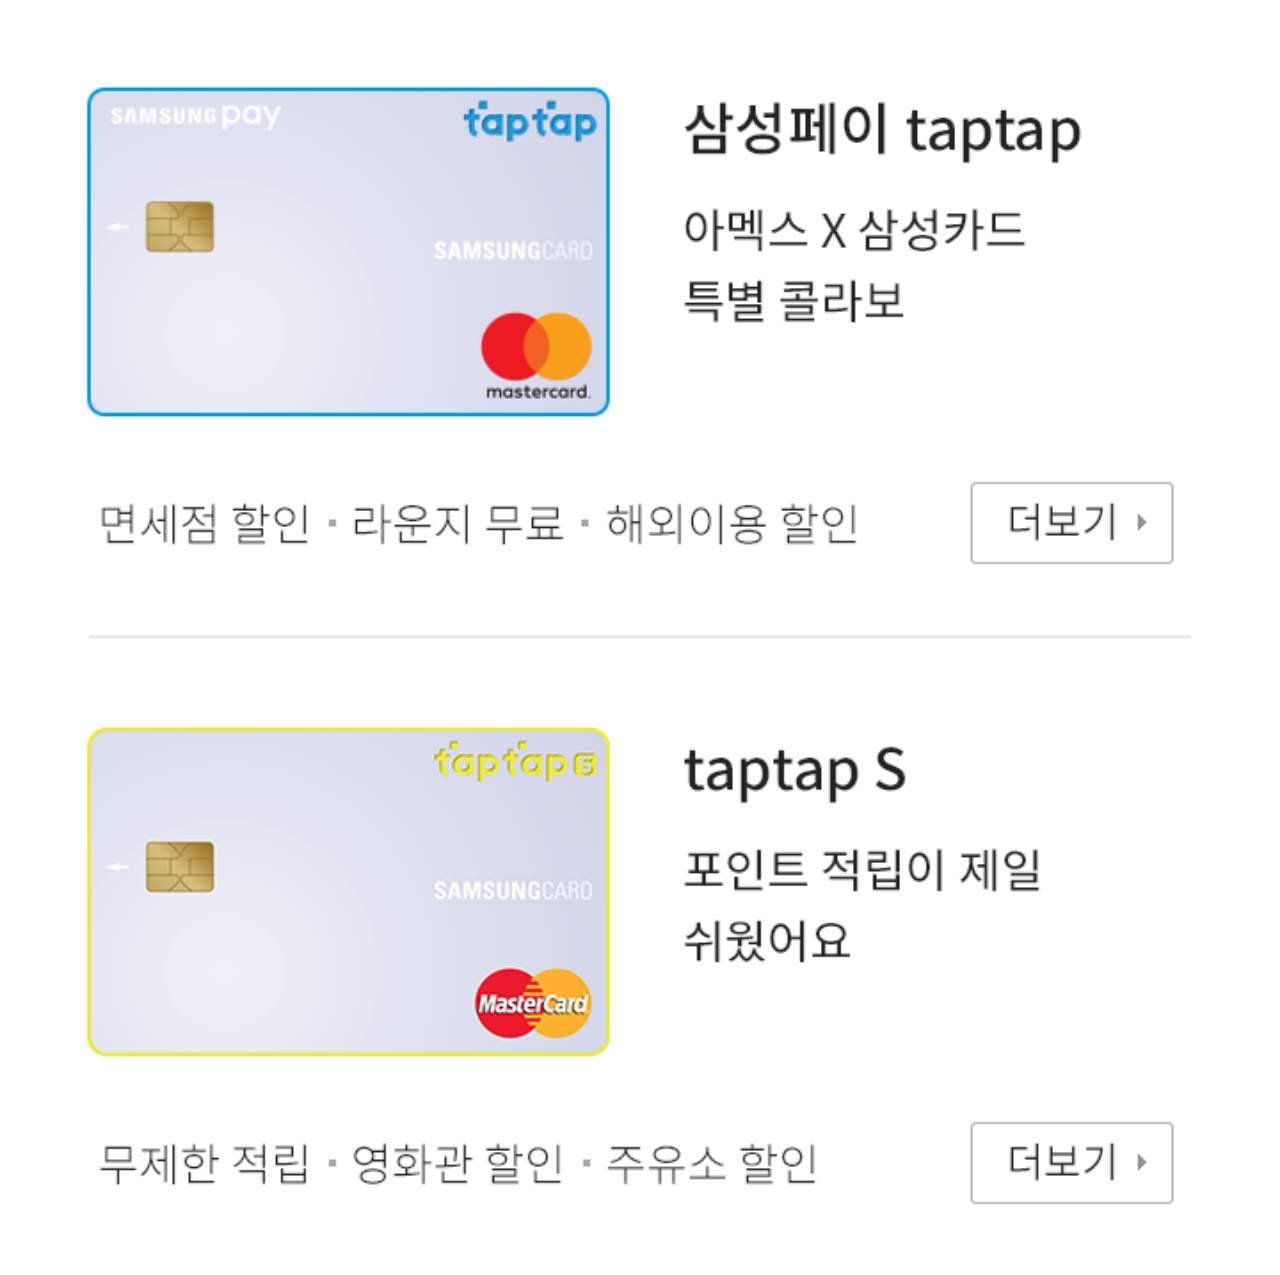
<file: main/index_c.html>
<!DOCTYPE html>
<html lang="kr">
<head>
    <meta charset="UTF-8">
    <meta name="viewport" content="width=device-width, initial-scale=1">
    <title>samsung card</title>
    
    <link rel="stylesheet" href="assets/css/main.css">
    <script type="text/javascript" src="../common/js/plugin/jquery-3.3.1.min.js"></script>
    <script type="text/javascript" src="../common/js/plugin/jquery.transform2d.js"></script>
    <script type="text/javascript" src="../common/js/plugin/jquery.easing.1.3.js"></script>
</head>
<body>

<div class="wrap">
    <a href="../index.html">
    <div class="menu-wrap">
        <div class="bg-holder">
            <div class="bg-1 bg">
                <img src="assets/images/menu_bg_1.png">
            </div>
            <div class="bg-2 bg onFocus">
                <img src="assets/images/menu_bg_2.png">
            </div>
            <div class="bg-3 bg">
                <img src="assets/images/menu_bg_3.png">
            </div>
        </div>
        <div class="menu-holder">
            <a href="../index.html"><img src="assets/images/menu.png"></a>
        </div>
    </div>
    </a>
    <div class="top-holder">
        <div class="cont-box">
            <div class="bg-clip">
                <div class="bg-1 bg">
                    <img src="assets/images/top_bg_1.jpg">
                </div>
                <div class="bg-2 bg onFocus">
                    <img src="assets/images/top_bg_2.jpg">
                </div>
                <div class="bg-3 bg">
                    <img src="assets/images/top_bg_3.jpg">
                </div>
            </div>
            <div class="cont-box-txt">
                <div class="txt-clip-1"><img src="assets/images/top_txt1.png"></div>
                <div class="txt-clip-2">
                    <img src="assets/images/top_txt2.png">
                    <div class="line"></div>
                </div>
                <div class="txt-focus-clip">
                    <div class="txt-focus"><img src="assets/images/top_txt_focus.png"></div>
                </div>
            </div>
        </div>
    </div>
    
    <div class="card-holder">
        <div class="card-box">
            <div class="card-clip">
                
                <div class="card-pod-1 card-pod">
                    <div class="card-scale">
                        <div class="card pod">
                            <img src="assets/images/main_card_0.png">
                        </div>
                    </div>
                </div>
                <div class="card-pod-2 card-pod">
                    <div class="card-scale">
                        <div class="card pod">
                            <img src="assets/images/main_card_1.png">
                        </div>
                    </div>
                </div>
                <div class="card-pod-3 card-pod">
                    <div class="card-scale">
                        <div class="card pod">
                            <img src="assets/images/main_card_2.png">
                        </div>
                    </div>
                </div>

            </div>
        </div>
    </div>
    
    
        <div class="list-holder list-1"><img src="assets/images/list.png"></div>
        <div class="list-holder list-2"><a href="../type_c/index.html"><img src="assets/images/list_1.png"></a></div>
        <div class="list-holder list-3"><img src="assets/images/list_2.png"></div>
        <div class="list-holder list-4">
            <img src="assets/images/lists_0.png">
            <a href="../type_c/index.html"><img src="assets/images/lists_1.png"></a>
            <img src="assets/images/lists_2.png">
        </div>
    
    <div class="intro-bg"></div>
</div>

<script type="text/javascript" src="../common/js/util/AnimationFrame.js"></script>
<script type="text/javascript" src="../common/js/util/swipeUtil.js"></script>
<script type="text/javascript" src="assets/js/main.js"></script>
</body>
</html>
</file>
<file: main/assets/css/main.css>
p {
  margin: 0px;
  padding: 0px; }

/* list */
ul, ol {
  list-style-type: none;
  margin: 0px;
  padding: 0px; }

/* area */
hr {
  display: none; }

/* form */
form {
  margin: 0;
  padding: 0; }

form label, label {
  height: 19px;
  color: #5E5E5E;
  cursor: default;
  font-size: 100%; }

select {
  font-size: 100%;
  font-family: "arial","dotum", "sans-serif";
  background: #fff;
  vertical-align: middle;
  height: 20px;
  letter-spacing: 0px; }

legend {
  display: none; }

fieldset {
  margin: 0;
  padding: 0;
  border: none; }

/* table */
table {
  margin: 0px;
  padding: 0px;
  border-spacing: 0; }

td {
  margin: 0px;
  padding: 0px;
  font-size: 100%;
  color: #777777; }

.notable {
  border-collapse: collapse;
  margin: 0;
  padding: 0;
  border-spacing: 0;
  border: 0 solid; }

th {
  font-weight: normal; }

*, *:before, *:after {
  box-sizing: border-box; }

/* h */
strong, b {
  font-weight: normal; }

body, ul, li, ol, dl, dt, dd, p, div, h1, h2, h3, h4, h5 {
  margin: 0px;
  padding: 0;
  list-style: none;
  font-weight: normal; }

body {
  overflow-x: hidden;
  color: #000; }

img {
  width: 100%; }

html, body, div, span, applet, object, iframe, h1, h2, h3, h4, h5, h6, p, blockquote, pre, a, abbr, acronym, address, big, cite, code, del, dfn, em, img, ins, kbd, q, s, samp, small, strike, strong, sub, sup, tt, var, b, u, i, center,
dl, dt, dd, ol, ul, li, fieldset, form, label, legend, table, caption, tbody, tfoot, thead, tr, th, td, article, aside, canvas, details, embed, figure, figcaption, footer, header, hgroup, menu, nav, output, ruby, section, summary, time, mark, audio, video {
  margin: 0;
  padding: 0;
  border: 0; }

/* HTML5 display-role reset for older browsers */
article, aside, details, figcaption, figure, footer, header, hgroup, menu, nav, section {
  display: block; }

ol, ul {
  list-style: none; }

blockquote, q {
  quotes: none; }

blockquote:before, blockquote:after, q:before, q:after {
  content: '';
  content: none; }

table {
  border-collapse: collapse;
  width: 100%; }

th, td {
  word-wrap: break-word; }

img {
  font-size: 0;
  vertical-align: top; }

fieldset, img {
  border: 0 none; }

fieldset {
  float: none; }

a {
  text-decoration: none;
  color: #444; }

address, cite, code, dfn, em, var {
  font-style: normal;
  font-weight: normal; }

caption, legend, hr {
  overflow: hidden !important;
  width: 1px !important;
  height: 1px !important;
  margin: -1px !important;
  position: absolute !important;
  clip: rect(0 0 0 0) !important;
  border: 0 !important;
  padding: 0 !important; }

address, em {
  font-style: normal; }

button {
  padding: 0;
  border: none;
  background: none;
  cursor: pointer; }

button::-moz-focus-inner {
  padding: 0;
  border: 0; }

/* rotate */
/* transform */
/* transition */
/* transform-transition */
/* css-transition */
/* transform-css-transition */
/* keyframes */
/*@include keyframes(scroll-loop) {
  0% { @include  transform(translateY(0)); }
  50% { @include  transform(translateY(0));  }
  100% { @include  transform(translateY(0));  }
}*/
@-webkit-keyframes waveMotion_inner {
  0% {
    -webkit-transform: scale(1, 1);
    -moz-transform: scale(1, 1);
    -ms-transform: scale(1, 1);
    -o-transform: scale(1, 1);
    transform: scale(1, 1);
    opacity: 1;
    filter: alpha(opacity=100); }
  100% {
    -webkit-transform: scale(1.6, 1.6);
    -moz-transform: scale(1.6, 1.6);
    -ms-transform: scale(1.6, 1.6);
    -o-transform: scale(1.6, 1.6);
    transform: scale(1.6, 1.6);
    opacity: 0;
    filter: alpha(opacity=0); } }
@-moz-keyframes waveMotion_inner {
  0% {
    -webkit-transform: scale(1, 1);
    -moz-transform: scale(1, 1);
    -ms-transform: scale(1, 1);
    -o-transform: scale(1, 1);
    transform: scale(1, 1);
    opacity: 1;
    filter: alpha(opacity=100); }
  100% {
    -webkit-transform: scale(1.6, 1.6);
    -moz-transform: scale(1.6, 1.6);
    -ms-transform: scale(1.6, 1.6);
    -o-transform: scale(1.6, 1.6);
    transform: scale(1.6, 1.6);
    opacity: 0;
    filter: alpha(opacity=0); } }
@-ms-keyframes waveMotion_inner {
  0% {
    -webkit-transform: scale(1, 1);
    -moz-transform: scale(1, 1);
    -ms-transform: scale(1, 1);
    -o-transform: scale(1, 1);
    transform: scale(1, 1);
    opacity: 1;
    filter: alpha(opacity=100); }
  100% {
    -webkit-transform: scale(1.6, 1.6);
    -moz-transform: scale(1.6, 1.6);
    -ms-transform: scale(1.6, 1.6);
    -o-transform: scale(1.6, 1.6);
    transform: scale(1.6, 1.6);
    opacity: 0;
    filter: alpha(opacity=0); } }
@-o-keyframes waveMotion_inner {
  0% {
    -webkit-transform: scale(1, 1);
    -moz-transform: scale(1, 1);
    -ms-transform: scale(1, 1);
    -o-transform: scale(1, 1);
    transform: scale(1, 1);
    opacity: 1;
    filter: alpha(opacity=100); }
  100% {
    -webkit-transform: scale(1.6, 1.6);
    -moz-transform: scale(1.6, 1.6);
    -ms-transform: scale(1.6, 1.6);
    -o-transform: scale(1.6, 1.6);
    transform: scale(1.6, 1.6);
    opacity: 0;
    filter: alpha(opacity=0); } }
@keyframes waveMotion_inner {
  0% {
    -webkit-transform: scale(1, 1);
    -moz-transform: scale(1, 1);
    -ms-transform: scale(1, 1);
    -o-transform: scale(1, 1);
    transform: scale(1, 1);
    opacity: 1;
    filter: alpha(opacity=100); }
  100% {
    -webkit-transform: scale(1.6, 1.6);
    -moz-transform: scale(1.6, 1.6);
    -ms-transform: scale(1.6, 1.6);
    -o-transform: scale(1.6, 1.6);
    transform: scale(1.6, 1.6);
    opacity: 0;
    filter: alpha(opacity=0); } }
@-webkit-keyframes waveMotion_outer {
  0% {
    -webkit-transform: scale(1, 1);
    -moz-transform: scale(1, 1);
    -ms-transform: scale(1, 1);
    -o-transform: scale(1, 1);
    transform: scale(1, 1);
    opacity: 1;
    filter: alpha(opacity=100); }
  50% {
    opacity: 0.8;
    filter: alpha(opacity=80); }
  100% {
    -webkit-transform: scale(1.8, 1.8);
    -moz-transform: scale(1.8, 1.8);
    -ms-transform: scale(1.8, 1.8);
    -o-transform: scale(1.8, 1.8);
    transform: scale(1.8, 1.8);
    opacity: 0;
    filter: alpha(opacity=0); } }
@-moz-keyframes waveMotion_outer {
  0% {
    -webkit-transform: scale(1, 1);
    -moz-transform: scale(1, 1);
    -ms-transform: scale(1, 1);
    -o-transform: scale(1, 1);
    transform: scale(1, 1);
    opacity: 1;
    filter: alpha(opacity=100); }
  50% {
    opacity: 0.8;
    filter: alpha(opacity=80); }
  100% {
    -webkit-transform: scale(1.8, 1.8);
    -moz-transform: scale(1.8, 1.8);
    -ms-transform: scale(1.8, 1.8);
    -o-transform: scale(1.8, 1.8);
    transform: scale(1.8, 1.8);
    opacity: 0;
    filter: alpha(opacity=0); } }
@-ms-keyframes waveMotion_outer {
  0% {
    -webkit-transform: scale(1, 1);
    -moz-transform: scale(1, 1);
    -ms-transform: scale(1, 1);
    -o-transform: scale(1, 1);
    transform: scale(1, 1);
    opacity: 1;
    filter: alpha(opacity=100); }
  50% {
    opacity: 0.8;
    filter: alpha(opacity=80); }
  100% {
    -webkit-transform: scale(1.8, 1.8);
    -moz-transform: scale(1.8, 1.8);
    -ms-transform: scale(1.8, 1.8);
    -o-transform: scale(1.8, 1.8);
    transform: scale(1.8, 1.8);
    opacity: 0;
    filter: alpha(opacity=0); } }
@-o-keyframes waveMotion_outer {
  0% {
    -webkit-transform: scale(1, 1);
    -moz-transform: scale(1, 1);
    -ms-transform: scale(1, 1);
    -o-transform: scale(1, 1);
    transform: scale(1, 1);
    opacity: 1;
    filter: alpha(opacity=100); }
  50% {
    opacity: 0.8;
    filter: alpha(opacity=80); }
  100% {
    -webkit-transform: scale(1.8, 1.8);
    -moz-transform: scale(1.8, 1.8);
    -ms-transform: scale(1.8, 1.8);
    -o-transform: scale(1.8, 1.8);
    transform: scale(1.8, 1.8);
    opacity: 0;
    filter: alpha(opacity=0); } }
@keyframes waveMotion_outer {
  0% {
    -webkit-transform: scale(1, 1);
    -moz-transform: scale(1, 1);
    -ms-transform: scale(1, 1);
    -o-transform: scale(1, 1);
    transform: scale(1, 1);
    opacity: 1;
    filter: alpha(opacity=100); }
  50% {
    opacity: 0.8;
    filter: alpha(opacity=80); }
  100% {
    -webkit-transform: scale(1.8, 1.8);
    -moz-transform: scale(1.8, 1.8);
    -ms-transform: scale(1.8, 1.8);
    -o-transform: scale(1.8, 1.8);
    transform: scale(1.8, 1.8);
    opacity: 0;
    filter: alpha(opacity=0); } }
@-webkit-keyframes trans_backgroundColor {
  0% {
    background-color: rgba(0, 0, 0, 0.1); }
  100% {
    background-color: transparent; } }
@-moz-keyframes trans_backgroundColor {
  0% {
    background-color: rgba(0, 0, 0, 0.1); }
  100% {
    background-color: transparent; } }
@-ms-keyframes trans_backgroundColor {
  0% {
    background-color: rgba(0, 0, 0, 0.1); }
  100% {
    background-color: transparent; } }
@-o-keyframes trans_backgroundColor {
  0% {
    background-color: rgba(0, 0, 0, 0.1); }
  100% {
    background-color: transparent; } }
@keyframes trans_backgroundColor {
  0% {
    background-color: rgba(0, 0, 0, 0.1); }
  100% {
    background-color: transparent; } }
@-webkit-keyframes toDownAniOut {
  0% {
    -webkit-transform: translate3d(0, 0, 0);
    -moz-transform: translate3d(0, 0, 0);
    -ms-transform: translate3d(0, 0, 0);
    -o-transform: translate3d(0, 0, 0);
    transform: translate3d(0, 0, 0); }
  100% {
    -webkit-transform: translate3d(0, -70%, 0);
    -moz-transform: translate3d(0, -70%, 0);
    -ms-transform: translate3d(0, -70%, 0);
    -o-transform: translate3d(0, -70%, 0);
    transform: translate3d(0, -70%, 0); } }
@-moz-keyframes toDownAniOut {
  0% {
    -webkit-transform: translate3d(0, 0, 0);
    -moz-transform: translate3d(0, 0, 0);
    -ms-transform: translate3d(0, 0, 0);
    -o-transform: translate3d(0, 0, 0);
    transform: translate3d(0, 0, 0); }
  100% {
    -webkit-transform: translate3d(0, -70%, 0);
    -moz-transform: translate3d(0, -70%, 0);
    -ms-transform: translate3d(0, -70%, 0);
    -o-transform: translate3d(0, -70%, 0);
    transform: translate3d(0, -70%, 0); } }
@-ms-keyframes toDownAniOut {
  0% {
    -webkit-transform: translate3d(0, 0, 0);
    -moz-transform: translate3d(0, 0, 0);
    -ms-transform: translate3d(0, 0, 0);
    -o-transform: translate3d(0, 0, 0);
    transform: translate3d(0, 0, 0); }
  100% {
    -webkit-transform: translate3d(0, -70%, 0);
    -moz-transform: translate3d(0, -70%, 0);
    -ms-transform: translate3d(0, -70%, 0);
    -o-transform: translate3d(0, -70%, 0);
    transform: translate3d(0, -70%, 0); } }
@-o-keyframes toDownAniOut {
  0% {
    -webkit-transform: translate3d(0, 0, 0);
    -moz-transform: translate3d(0, 0, 0);
    -ms-transform: translate3d(0, 0, 0);
    -o-transform: translate3d(0, 0, 0);
    transform: translate3d(0, 0, 0); }
  100% {
    -webkit-transform: translate3d(0, -70%, 0);
    -moz-transform: translate3d(0, -70%, 0);
    -ms-transform: translate3d(0, -70%, 0);
    -o-transform: translate3d(0, -70%, 0);
    transform: translate3d(0, -70%, 0); } }
@keyframes toDownAniOut {
  0% {
    -webkit-transform: translate3d(0, 0, 0);
    -moz-transform: translate3d(0, 0, 0);
    -ms-transform: translate3d(0, 0, 0);
    -o-transform: translate3d(0, 0, 0);
    transform: translate3d(0, 0, 0); }
  100% {
    -webkit-transform: translate3d(0, -70%, 0);
    -moz-transform: translate3d(0, -70%, 0);
    -ms-transform: translate3d(0, -70%, 0);
    -o-transform: translate3d(0, -70%, 0);
    transform: translate3d(0, -70%, 0); } }
@-webkit-keyframes toDownAniIn {
  0% {
    -webkit-transform: translate3d(0, 100%, 0);
    -moz-transform: translate3d(0, 100%, 0);
    -ms-transform: translate3d(0, 100%, 0);
    -o-transform: translate3d(0, 100%, 0);
    transform: translate3d(0, 100%, 0); }
  100% {
    -webkit-transform: translate3d(0, 0, 0);
    -moz-transform: translate3d(0, 0, 0);
    -ms-transform: translate3d(0, 0, 0);
    -o-transform: translate3d(0, 0, 0);
    transform: translate3d(0, 0, 0); } }
@-moz-keyframes toDownAniIn {
  0% {
    -webkit-transform: translate3d(0, 100%, 0);
    -moz-transform: translate3d(0, 100%, 0);
    -ms-transform: translate3d(0, 100%, 0);
    -o-transform: translate3d(0, 100%, 0);
    transform: translate3d(0, 100%, 0); }
  100% {
    -webkit-transform: translate3d(0, 0, 0);
    -moz-transform: translate3d(0, 0, 0);
    -ms-transform: translate3d(0, 0, 0);
    -o-transform: translate3d(0, 0, 0);
    transform: translate3d(0, 0, 0); } }
@-ms-keyframes toDownAniIn {
  0% {
    -webkit-transform: translate3d(0, 100%, 0);
    -moz-transform: translate3d(0, 100%, 0);
    -ms-transform: translate3d(0, 100%, 0);
    -o-transform: translate3d(0, 100%, 0);
    transform: translate3d(0, 100%, 0); }
  100% {
    -webkit-transform: translate3d(0, 0, 0);
    -moz-transform: translate3d(0, 0, 0);
    -ms-transform: translate3d(0, 0, 0);
    -o-transform: translate3d(0, 0, 0);
    transform: translate3d(0, 0, 0); } }
@-o-keyframes toDownAniIn {
  0% {
    -webkit-transform: translate3d(0, 100%, 0);
    -moz-transform: translate3d(0, 100%, 0);
    -ms-transform: translate3d(0, 100%, 0);
    -o-transform: translate3d(0, 100%, 0);
    transform: translate3d(0, 100%, 0); }
  100% {
    -webkit-transform: translate3d(0, 0, 0);
    -moz-transform: translate3d(0, 0, 0);
    -ms-transform: translate3d(0, 0, 0);
    -o-transform: translate3d(0, 0, 0);
    transform: translate3d(0, 0, 0); } }
@keyframes toDownAniIn {
  0% {
    -webkit-transform: translate3d(0, 100%, 0);
    -moz-transform: translate3d(0, 100%, 0);
    -ms-transform: translate3d(0, 100%, 0);
    -o-transform: translate3d(0, 100%, 0);
    transform: translate3d(0, 100%, 0); }
  100% {
    -webkit-transform: translate3d(0, 0, 0);
    -moz-transform: translate3d(0, 0, 0);
    -ms-transform: translate3d(0, 0, 0);
    -o-transform: translate3d(0, 0, 0);
    transform: translate3d(0, 0, 0); } }
@-webkit-keyframes toNextAniIn {
  0% {
    -webkit-transform: translate3d(200%, 0, 0);
    -moz-transform: translate3d(200%, 0, 0);
    -ms-transform: translate3d(200%, 0, 0);
    -o-transform: translate3d(200%, 0, 0);
    transform: translate3d(200%, 0, 0);
    opacity: 0;
    filter: alpha(opacity=0); }
  100% {
    -webkit-transform: translate3d(0, 0, 0);
    -moz-transform: translate3d(0, 0, 0);
    -ms-transform: translate3d(0, 0, 0);
    -o-transform: translate3d(0, 0, 0);
    transform: translate3d(0, 0, 0);
    opacity: 1;
    filter: alpha(opacity=100); } }
@-moz-keyframes toNextAniIn {
  0% {
    -webkit-transform: translate3d(200%, 0, 0);
    -moz-transform: translate3d(200%, 0, 0);
    -ms-transform: translate3d(200%, 0, 0);
    -o-transform: translate3d(200%, 0, 0);
    transform: translate3d(200%, 0, 0);
    opacity: 0;
    filter: alpha(opacity=0); }
  100% {
    -webkit-transform: translate3d(0, 0, 0);
    -moz-transform: translate3d(0, 0, 0);
    -ms-transform: translate3d(0, 0, 0);
    -o-transform: translate3d(0, 0, 0);
    transform: translate3d(0, 0, 0);
    opacity: 1;
    filter: alpha(opacity=100); } }
@-ms-keyframes toNextAniIn {
  0% {
    -webkit-transform: translate3d(200%, 0, 0);
    -moz-transform: translate3d(200%, 0, 0);
    -ms-transform: translate3d(200%, 0, 0);
    -o-transform: translate3d(200%, 0, 0);
    transform: translate3d(200%, 0, 0);
    opacity: 0;
    filter: alpha(opacity=0); }
  100% {
    -webkit-transform: translate3d(0, 0, 0);
    -moz-transform: translate3d(0, 0, 0);
    -ms-transform: translate3d(0, 0, 0);
    -o-transform: translate3d(0, 0, 0);
    transform: translate3d(0, 0, 0);
    opacity: 1;
    filter: alpha(opacity=100); } }
@-o-keyframes toNextAniIn {
  0% {
    -webkit-transform: translate3d(200%, 0, 0);
    -moz-transform: translate3d(200%, 0, 0);
    -ms-transform: translate3d(200%, 0, 0);
    -o-transform: translate3d(200%, 0, 0);
    transform: translate3d(200%, 0, 0);
    opacity: 0;
    filter: alpha(opacity=0); }
  100% {
    -webkit-transform: translate3d(0, 0, 0);
    -moz-transform: translate3d(0, 0, 0);
    -ms-transform: translate3d(0, 0, 0);
    -o-transform: translate3d(0, 0, 0);
    transform: translate3d(0, 0, 0);
    opacity: 1;
    filter: alpha(opacity=100); } }
@keyframes toNextAniIn {
  0% {
    -webkit-transform: translate3d(200%, 0, 0);
    -moz-transform: translate3d(200%, 0, 0);
    -ms-transform: translate3d(200%, 0, 0);
    -o-transform: translate3d(200%, 0, 0);
    transform: translate3d(200%, 0, 0);
    opacity: 0;
    filter: alpha(opacity=0); }
  100% {
    -webkit-transform: translate3d(0, 0, 0);
    -moz-transform: translate3d(0, 0, 0);
    -ms-transform: translate3d(0, 0, 0);
    -o-transform: translate3d(0, 0, 0);
    transform: translate3d(0, 0, 0);
    opacity: 1;
    filter: alpha(opacity=100); } }
@-webkit-keyframes toNextAniOut {
  0% {
    -webkit-transform: translate3d(0, 0, 0);
    -moz-transform: translate3d(0, 0, 0);
    -ms-transform: translate3d(0, 0, 0);
    -o-transform: translate3d(0, 0, 0);
    transform: translate3d(0, 0, 0);
    opacity: 1;
    filter: alpha(opacity=100); }
  100% {
    -webkit-transform: translate3d(-200%, 0, 0);
    -moz-transform: translate3d(-200%, 0, 0);
    -ms-transform: translate3d(-200%, 0, 0);
    -o-transform: translate3d(-200%, 0, 0);
    transform: translate3d(-200%, 0, 0);
    opacity: 0;
    filter: alpha(opacity=0); } }
@-moz-keyframes toNextAniOut {
  0% {
    -webkit-transform: translate3d(0, 0, 0);
    -moz-transform: translate3d(0, 0, 0);
    -ms-transform: translate3d(0, 0, 0);
    -o-transform: translate3d(0, 0, 0);
    transform: translate3d(0, 0, 0);
    opacity: 1;
    filter: alpha(opacity=100); }
  100% {
    -webkit-transform: translate3d(-200%, 0, 0);
    -moz-transform: translate3d(-200%, 0, 0);
    -ms-transform: translate3d(-200%, 0, 0);
    -o-transform: translate3d(-200%, 0, 0);
    transform: translate3d(-200%, 0, 0);
    opacity: 0;
    filter: alpha(opacity=0); } }
@-ms-keyframes toNextAniOut {
  0% {
    -webkit-transform: translate3d(0, 0, 0);
    -moz-transform: translate3d(0, 0, 0);
    -ms-transform: translate3d(0, 0, 0);
    -o-transform: translate3d(0, 0, 0);
    transform: translate3d(0, 0, 0);
    opacity: 1;
    filter: alpha(opacity=100); }
  100% {
    -webkit-transform: translate3d(-200%, 0, 0);
    -moz-transform: translate3d(-200%, 0, 0);
    -ms-transform: translate3d(-200%, 0, 0);
    -o-transform: translate3d(-200%, 0, 0);
    transform: translate3d(-200%, 0, 0);
    opacity: 0;
    filter: alpha(opacity=0); } }
@-o-keyframes toNextAniOut {
  0% {
    -webkit-transform: translate3d(0, 0, 0);
    -moz-transform: translate3d(0, 0, 0);
    -ms-transform: translate3d(0, 0, 0);
    -o-transform: translate3d(0, 0, 0);
    transform: translate3d(0, 0, 0);
    opacity: 1;
    filter: alpha(opacity=100); }
  100% {
    -webkit-transform: translate3d(-200%, 0, 0);
    -moz-transform: translate3d(-200%, 0, 0);
    -ms-transform: translate3d(-200%, 0, 0);
    -o-transform: translate3d(-200%, 0, 0);
    transform: translate3d(-200%, 0, 0);
    opacity: 0;
    filter: alpha(opacity=0); } }
@keyframes toNextAniOut {
  0% {
    -webkit-transform: translate3d(0, 0, 0);
    -moz-transform: translate3d(0, 0, 0);
    -ms-transform: translate3d(0, 0, 0);
    -o-transform: translate3d(0, 0, 0);
    transform: translate3d(0, 0, 0);
    opacity: 1;
    filter: alpha(opacity=100); }
  100% {
    -webkit-transform: translate3d(-200%, 0, 0);
    -moz-transform: translate3d(-200%, 0, 0);
    -ms-transform: translate3d(-200%, 0, 0);
    -o-transform: translate3d(-200%, 0, 0);
    transform: translate3d(-200%, 0, 0);
    opacity: 0;
    filter: alpha(opacity=0); } }
@keyframes content-1-c1 {
  0% {
    -webkit-transform: translate(-200px, -200px);
    -moz-transform: translate(-200px, -200px);
    -ms-transform: translate(-200px, -200px);
    -o-transform: translate(-200px, -200px);
    transform: translate(-200px, -200px);
    opacity: 0;
    filter: alpha(opacity=0);
    -webkit-animation-timing-function: ease-in;
    -moz-animation-timing-function: ease-in;
    -ms-animation-timing-function: ease-in;
    -o-animation-timing-function: ease-in;
    animation-timing-function: ease-in; }
  20% {
    opacity: 1;
    filter: alpha(opacity=100); }
  85% {
    -webkit-transform: translate(5px, 5px);
    -moz-transform: translate(5px, 5px);
    -ms-transform: translate(5px, 5px);
    -o-transform: translate(5px, 5px);
    transform: translate(5px, 5px);
    opacity: 1;
    filter: alpha(opacity=100); }
  100% {
    -webkit-transform: translate(0px, 0px);
    -moz-transform: translate(0px, 0px);
    -ms-transform: translate(0px, 0px);
    -o-transform: translate(0px, 0px);
    transform: translate(0px, 0px);
    opacity: 1;
    filter: alpha(opacity=100);
    -webkit-animation-timing-function: ease-out;
    -moz-animation-timing-function: ease-out;
    -ms-animation-timing-function: ease-out;
    -o-animation-timing-function: ease-out;
    animation-timing-function: ease-out; } }
@keyframes content-1-c2 {
  0% {
    -webkit-transform: translate(200px, -300px);
    -moz-transform: translate(200px, -300px);
    -ms-transform: translate(200px, -300px);
    -o-transform: translate(200px, -300px);
    transform: translate(200px, -300px);
    opacity: 0;
    filter: alpha(opacity=0);
    -webkit-animation-timing-function: ease-in;
    -moz-animation-timing-function: ease-in;
    -ms-animation-timing-function: ease-in;
    -o-animation-timing-function: ease-in;
    animation-timing-function: ease-in; }
  20% {
    opacity: 1;
    filter: alpha(opacity=100); }
  70% {
    -webkit-transform: translate(0px, 0px);
    -moz-transform: translate(0px, 0px);
    -ms-transform: translate(0px, 0px);
    -o-transform: translate(0px, 0px);
    transform: translate(0px, 0px);
    opacity: 1;
    filter: alpha(opacity=100); }
  85% {
    -webkit-transform: translate(5px, 8px);
    -moz-transform: translate(5px, 8px);
    -ms-transform: translate(5px, 8px);
    -o-transform: translate(5px, 8px);
    transform: translate(5px, 8px);
    opacity: 1;
    filter: alpha(opacity=100); }
  100% {
    -webkit-transform: translate(0px, 0px);
    -moz-transform: translate(0px, 0px);
    -ms-transform: translate(0px, 0px);
    -o-transform: translate(0px, 0px);
    transform: translate(0px, 0px);
    opacity: 1;
    filter: alpha(opacity=100);
    -webkit-animation-timing-function: ease-out;
    -moz-animation-timing-function: ease-out;
    -ms-animation-timing-function: ease-out;
    -o-animation-timing-function: ease-out;
    animation-timing-function: ease-out; } }
@keyframes content-1-c3 {
  0% {
    -webkit-transform: translate(-300px, 300px);
    -moz-transform: translate(-300px, 300px);
    -ms-transform: translate(-300px, 300px);
    -o-transform: translate(-300px, 300px);
    transform: translate(-300px, 300px);
    opacity: 0;
    filter: alpha(opacity=0);
    -webkit-animation-timing-function: ease-in;
    -moz-animation-timing-function: ease-in;
    -ms-animation-timing-function: ease-in;
    -o-animation-timing-function: ease-in;
    animation-timing-function: ease-in; }
  20% {
    opacity: 1;
    filter: alpha(opacity=100); }
  70% {
    -webkit-transform: translate(0px, 0px);
    -moz-transform: translate(0px, 0px);
    -ms-transform: translate(0px, 0px);
    -o-transform: translate(0px, 0px);
    transform: translate(0px, 0px);
    opacity: 1;
    filter: alpha(opacity=100); }
  85% {
    -webkit-transform: translate(-5px, 3px);
    -moz-transform: translate(-5px, 3px);
    -ms-transform: translate(-5px, 3px);
    -o-transform: translate(-5px, 3px);
    transform: translate(-5px, 3px);
    opacity: 1;
    filter: alpha(opacity=100); }
  100% {
    -webkit-transform: translate(0px, 0px);
    -moz-transform: translate(0px, 0px);
    -ms-transform: translate(0px, 0px);
    -o-transform: translate(0px, 0px);
    transform: translate(0px, 0px);
    opacity: 1;
    filter: alpha(opacity=100);
    -webkit-animation-timing-function: ease-out;
    -moz-animation-timing-function: ease-out;
    -ms-animation-timing-function: ease-out;
    -o-animation-timing-function: ease-out;
    animation-timing-function: ease-out; } }
@keyframes content-1-c4 {
  0% {
    -webkit-transform: translate(300px, 400px);
    -moz-transform: translate(300px, 400px);
    -ms-transform: translate(300px, 400px);
    -o-transform: translate(300px, 400px);
    transform: translate(300px, 400px);
    opacity: 0;
    filter: alpha(opacity=0);
    -webkit-animation-timing-function: ease-in;
    -moz-animation-timing-function: ease-in;
    -ms-animation-timing-function: ease-in;
    -o-animation-timing-function: ease-in;
    animation-timing-function: ease-in; }
  20% {
    opacity: 1;
    filter: alpha(opacity=100); }
  70% {
    -webkit-transform: translate(0px, 0px);
    -moz-transform: translate(0px, 0px);
    -ms-transform: translate(0px, 0px);
    -o-transform: translate(0px, 0px);
    transform: translate(0px, 0px);
    opacity: 1;
    filter: alpha(opacity=100); }
  85% {
    -webkit-transform: translate(3px, 5px);
    -moz-transform: translate(3px, 5px);
    -ms-transform: translate(3px, 5px);
    -o-transform: translate(3px, 5px);
    transform: translate(3px, 5px);
    opacity: 1;
    filter: alpha(opacity=100); }
  100% {
    -webkit-transform: translate(0px, 0px);
    -moz-transform: translate(0px, 0px);
    -ms-transform: translate(0px, 0px);
    -o-transform: translate(0px, 0px);
    transform: translate(0px, 0px);
    opacity: 1;
    filter: alpha(opacity=100);
    -webkit-animation-timing-function: ease-out;
    -moz-animation-timing-function: ease-out;
    -ms-animation-timing-function: ease-out;
    -o-animation-timing-function: ease-out;
    animation-timing-function: ease-out; } }
@keyframes content-1-circle-rotate {
  0% {
    -webkit-transform: translate(0px, 0px) rotate(0deg);
    -moz-transform: translate(0px, 0px) rotate(0deg);
    -ms-transform: translate(0px, 0px) rotate(0deg);
    -o-transform: translate(0px, 0px) rotate(0deg);
    transform: translate(0px, 0px) rotate(0deg);
    -webkit-animation-timing-function: linear;
    -moz-animation-timing-function: linear;
    -ms-animation-timing-function: linear;
    -o-animation-timing-function: linear;
    animation-timing-function: linear; }
  25% {
    -webkit-transform: translate(-30px, 20px) rotate(180deg);
    -moz-transform: translate(-30px, 20px) rotate(180deg);
    -ms-transform: translate(-30px, 20px) rotate(180deg);
    -o-transform: translate(-30px, 20px) rotate(180deg);
    transform: translate(-30px, 20px) rotate(180deg);
    -webkit-animation-timing-function: linear;
    -moz-animation-timing-function: linear;
    -ms-animation-timing-function: linear;
    -o-animation-timing-function: linear;
    animation-timing-function: linear; }
  50% {
    -webkit-transform: translate(60px, -50px) rotate(360deg);
    -moz-transform: translate(60px, -50px) rotate(360deg);
    -ms-transform: translate(60px, -50px) rotate(360deg);
    -o-transform: translate(60px, -50px) rotate(360deg);
    transform: translate(60px, -50px) rotate(360deg);
    -webkit-animation-timing-function: linear;
    -moz-animation-timing-function: linear;
    -ms-animation-timing-function: linear;
    -o-animation-timing-function: linear;
    animation-timing-function: linear; }
  75% {
    -webkit-transform: translate(40px, 50px) rotate(540deg);
    -moz-transform: translate(40px, 50px) rotate(540deg);
    -ms-transform: translate(40px, 50px) rotate(540deg);
    -o-transform: translate(40px, 50px) rotate(540deg);
    transform: translate(40px, 50px) rotate(540deg);
    -webkit-animation-timing-function: linear;
    -moz-animation-timing-function: linear;
    -ms-animation-timing-function: linear;
    -o-animation-timing-function: linear;
    animation-timing-function: linear; }
  100% {
    -webkit-transform: translate(0px, 0px) rotate(720deg);
    -moz-transform: translate(0px, 0px) rotate(720deg);
    -ms-transform: translate(0px, 0px) rotate(720deg);
    -o-transform: translate(0px, 0px) rotate(720deg);
    transform: translate(0px, 0px) rotate(720deg); } }
@keyframes content-1-circle-rotate2 {
  0% {
    -webkit-transform: translate(0px, 0px) rotate(0deg);
    -moz-transform: translate(0px, 0px) rotate(0deg);
    -ms-transform: translate(0px, 0px) rotate(0deg);
    -o-transform: translate(0px, 0px) rotate(0deg);
    transform: translate(0px, 0px) rotate(0deg);
    -webkit-animation-timing-function: linear;
    -moz-animation-timing-function: linear;
    -ms-animation-timing-function: linear;
    -o-animation-timing-function: linear;
    animation-timing-function: linear; }
  25% {
    -webkit-transform: translate(-60px, 20px) rotate(-180deg);
    -moz-transform: translate(-60px, 20px) rotate(-180deg);
    -ms-transform: translate(-60px, 20px) rotate(-180deg);
    -o-transform: translate(-60px, 20px) rotate(-180deg);
    transform: translate(-60px, 20px) rotate(-180deg);
    -webkit-animation-timing-function: linear;
    -moz-animation-timing-function: linear;
    -ms-animation-timing-function: linear;
    -o-animation-timing-function: linear;
    animation-timing-function: linear; }
  50% {
    -webkit-transform: translate(60px, -50px) rotate(-360deg);
    -moz-transform: translate(60px, -50px) rotate(-360deg);
    -ms-transform: translate(60px, -50px) rotate(-360deg);
    -o-transform: translate(60px, -50px) rotate(-360deg);
    transform: translate(60px, -50px) rotate(-360deg);
    -webkit-animation-timing-function: linear;
    -moz-animation-timing-function: linear;
    -ms-animation-timing-function: linear;
    -o-animation-timing-function: linear;
    animation-timing-function: linear; }
  75% {
    -webkit-transform: translate(20px, 50px) rotate(-540deg);
    -moz-transform: translate(20px, 50px) rotate(-540deg);
    -ms-transform: translate(20px, 50px) rotate(-540deg);
    -o-transform: translate(20px, 50px) rotate(-540deg);
    transform: translate(20px, 50px) rotate(-540deg);
    -webkit-animation-timing-function: linear;
    -moz-animation-timing-function: linear;
    -ms-animation-timing-function: linear;
    -o-animation-timing-function: linear;
    animation-timing-function: linear; }
  100% {
    -webkit-transform: translate(0px, 0px) rotate(-720deg);
    -moz-transform: translate(0px, 0px) rotate(-720deg);
    -ms-transform: translate(0px, 0px) rotate(-720deg);
    -o-transform: translate(0px, 0px) rotate(-720deg);
    transform: translate(0px, 0px) rotate(-720deg); } }
@keyframes content-2-circle {
  0% {
    -webkit-transform: scale(1, 1);
    -moz-transform: scale(1, 1);
    -ms-transform: scale(1, 1);
    -o-transform: scale(1, 1);
    transform: scale(1, 1);
    opacity: 0.3;
    filter: alpha(opacity=30);
    -webkit-animation-timing-function: ease-in;
    -moz-animation-timing-function: ease-in;
    -ms-animation-timing-function: ease-in;
    -o-animation-timing-function: ease-in;
    animation-timing-function: ease-in; }
  100% {
    -webkit-transform: scale(1.5, 1.5);
    -moz-transform: scale(1.5, 1.5);
    -ms-transform: scale(1.5, 1.5);
    -o-transform: scale(1.5, 1.5);
    transform: scale(1.5, 1.5);
    opacity: 0;
    filter: alpha(opacity=0); } }
@keyframes content-2-circle-rotate {
  0% {
    -webkit-transform: rotate(0deg);
    -moz-transform: rotate(0deg);
    -ms-transform: rotate(0deg);
    -o-transform: rotate(0deg);
    transform: rotate(0deg);
    -webkit-animation-timing-function: linear;
    -moz-animation-timing-function: linear;
    -ms-animation-timing-function: linear;
    -o-animation-timing-function: linear;
    animation-timing-function: linear; }
  100% {
    -webkit-transform: rotate(-720deg);
    -moz-transform: rotate(-720deg);
    -ms-transform: rotate(-720deg);
    -o-transform: rotate(-720deg);
    transform: rotate(-720deg); } }
/* line */
/* font setting */
.main {
  width: 100vw;
  height: 100vh;
  overflow: hidden; }

.menu-wrap {
  z-index: 10000;
  position: fixed;
  top: 0;
  left: 0;
  width: 100vw; }
  .menu-wrap img {
    width: 100vw; }
  .menu-wrap .bg-holder {
    position: relative;
    width: 100vw;
    background: #fff; }
    .menu-wrap .bg-holder img {
      width: 100%;
      height: 100%; }
    .menu-wrap .bg-holder .bg {
      -webkit-transition: opacity 1.0s ease-out 0s;
      -moz-transition: opacity 1.0s ease-out 0s;
      -ms-transition: opacity 1.0s ease-out 0s;
      -o-transition: opacity 1.0s ease-out 0s;
      transition: opacity 1.0s ease-out 0s;
      position: absolute;
      left: 0;
      top: 0;
      opacity: 0;
      filter: alpha(opacity=0); }
      .menu-wrap .bg-holder .bg.onFocus {
        -webkit-transition: opacity 1.0s ease-out 0s;
        -moz-transition: opacity 1.0s ease-out 0s;
        -ms-transition: opacity 1.0s ease-out 0s;
        -o-transition: opacity 1.0s ease-out 0s;
        transition: opacity 1.0s ease-out 0s;
        opacity: 1;
        filter: alpha(opacity=100); }
  .menu-wrap .menu-holder {
    position: absolute;
    left: 0;
    top: 0;
    width: 100vw;
    z-index: 2000; }

.top-holder {
  width: 100vw;
  height: 60.83333vw; }
  .top-holder .cont-box {
    position: absolute;
    width: 100%;
    text-align: center; }
    .top-holder .cont-box .txt-clip-1 {
      position: absolute;
      width: 100%;
      top: 19.17808%; }
      .top-holder .cont-box .txt-clip-1 img {
        width: 100%;
        height: auto; }
    .top-holder .cont-box .txt-clip-2 {
      position: absolute;
      width: 100%;
      top: 39.26941%; }
      .top-holder .cont-box .txt-clip-2 img {
        position: relative;
        width: 29.16667%; }
      .top-holder .cont-box .txt-clip-2 .line {
        position: relative;
        border-bottom: 1px solid #fff;
        width: 29.58333%;
        margin: 0 auto;
        opacity: 0.4;
        filter: alpha(opacity=40); }
    .top-holder .cont-box .txt-focus-clip {
      position: absolute;
      top: 52.05479%;
      transform-origin: 50% 0;
      left: 50%;
      width: 450px;
      margin-left: -225px;
      height: 34px;
      overflow: hidden; }
      .top-holder .cont-box .txt-focus-clip .txt-focus {
        position: absolute;
        left: 50%;
        top: 0;
        -webkit-transition: -webkit-transform 0.2s ease-out 0s;
        -moz-transition: -moz-transform 0.2s ease-out 0s;
        -ms-transition: -ms-transform 0.2s ease-out 0s;
        -o-transition: -o-transform 0.2s ease-out 0s;
        transition: transform 0.2s ease-out 0s; }
        .top-holder .cont-box .txt-focus-clip .txt-focus img {
          width: 450px;
          margin-left: -225px; }
    .top-holder .cont-box .bg-clip {
      width: 100vw;
      background: #ffffff; }
      .top-holder .cont-box .bg-clip img {
        width: 100vw; }
      .top-holder .cont-box .bg-clip .bg {
        -webkit-transition: opacity 1.0s ease-out 0s;
        -moz-transition: opacity 1.0s ease-out 0s;
        -ms-transition: opacity 1.0s ease-out 0s;
        -o-transition: opacity 1.0s ease-out 0s;
        transition: opacity 1.0s ease-out 0s;
        position: absolute;
        left: 0;
        top: 0;
        opacity: 0;
        filter: alpha(opacity=0); }
        .top-holder .cont-box .bg-clip .bg.onFocus {
          -webkit-transition: opacity 1.0s ease-out 0s;
          -moz-transition: opacity 1.0s ease-out 0s;
          -ms-transition: opacity 1.0s ease-out 0s;
          -o-transition: opacity 1.0s ease-out 0s;
          transition: opacity 1.0s ease-out 0s;
          opacity: 1;
          filter: alpha(opacity=100); }
      .top-holder .cont-box .bg-clip .bg-1 {
        position: relative; }

.card-holder {
  position: absolute;
  left: 0;
  top: 0;
  width: 100vw;
  z-index: 1500;
  overflow: hidden;
  height: 50vh;
  -webkit-transform: translateY(20px);
  -moz-transform: translateY(20px);
  -ms-transform: translateY(20px);
  -o-transform: translateY(20px);
  transform: translateY(20px);
  opacity: 0;
  filter: alpha(opacity=0); }
  .card-holder.onShow {
    -webkit-transform: translateY(0);
    -moz-transform: translateY(0);
    -ms-transform: translateY(0);
    -o-transform: translateY(0);
    transform: translateY(0);
    opacity: 1;
    filter: alpha(opacity=100);
    -webkit-transition: -webkit-transform  0.4s ease-out, opacity 0.4s ease-out;
    -moz-transition: -moz-transform  0.4s ease-out, opacity 0.4s ease-out;
    -ms-transition: -ms-transform  0.4s ease-out, opacity 0.4s ease-out;
    -o-transition: -o-transform  0.4s ease-out, opacity 0.4s ease-out;
    transition: transform  0.4s ease-out, opacity 0.4s ease-out; }
  .card-holder .card-box {
    position: absolute;
    left: 50%; }
    .card-holder .card-box .card-clip {
      position: absolute;
      -webkit-transition: -webkit-transform 0.3s ease-out 0s;
      -moz-transition: -moz-transform 0.3s ease-out 0s;
      -ms-transition: -ms-transform 0.3s ease-out 0s;
      -o-transition: -o-transform 0.3s ease-out 0s;
      transition: transform 0.3s ease-out 0s; }
      .card-holder .card-box .card-clip.drag {
        -webkit-transition: -webkit-transform 0s ease-out 0s;
        -moz-transition: -moz-transform 0s ease-out 0s;
        -ms-transition: -ms-transform 0s ease-out 0s;
        -o-transition: -o-transform 0s ease-out 0s;
        transition: transform 0s ease-out 0s; }
      .card-holder .card-box .card-clip .card-pod {
        position: absolute;
        left: 0;
        transform-style: preserve-3d;
        perspective: 500px; }
        .card-holder .card-box .card-clip .card-pod .card-scale {
          -webkit-transition: -webkit-transform 0.3s ease-out 0s;
          -moz-transition: -moz-transform 0.3s ease-out 0s;
          -ms-transition: -ms-transform 0.3s ease-out 0s;
          -o-transition: -o-transform 0.3s ease-out 0s;
          transition: transform 0.3s ease-out 0s;
          position: absolute; }
          .card-holder .card-box .card-clip .card-pod .card-scale .pod {
            position: absolute;
            left: 0;
            top: 0;
            transform: translateX(-50%) translateY(-50%); }
          .card-holder .card-box .card-clip .card-pod .card-scale .card {
            border-radius: 60px;
            box-shadow: 15px 13px 60px -15px rgba(0, 0, 0, 0.2); }
            .card-holder .card-box .card-clip .card-pod .card-scale .card img {
              width: 411px; }
          .card-holder .card-box .card-clip .card-pod .card-scale .shadow {
            display: none; }
            .card-holder .card-box .card-clip .card-pod .card-scale .shadow img {
              width: 471px; }
        .card-holder .card-box .card-clip .card-pod .pod {
          position: absolute;
          left: 0;
          top: 0;
          transform: translateX(-50%) translateY(-50%); }
        .card-holder .card-box .card-clip .card-pod .card img {
          width: 411px; }
        .card-holder .card-box .card-clip .card-pod .shadow img {
          width: 471px; }

.list-holder {
  width: 100vw;
  opacity: 0;
  filter: alpha(opacity=0);
  display: block; }
  .list-holder img {
    width: 100vw; }

.list-1 {
  z-index: 100010; }
  .list-1.onShow {
    opacity: 1;
    filter: alpha(opacity=100);
    -webkit-transition: opacity 0.8s ease-out 0.0s;
    -moz-transition: opacity 0.8s ease-out 0.0s;
    -ms-transition: opacity 0.8s ease-out 0.0s;
    -o-transition: opacity 0.8s ease-out 0.0s;
    transition: opacity 0.8s ease-out 0.0s; }

.list-2.onShow {
  opacity: 1;
  filter: alpha(opacity=100);
  -webkit-transition: opacity 1.0s ease-out 0.0s;
  -moz-transition: opacity 1.0s ease-out 0.0s;
  -ms-transition: opacity 1.0s ease-out 0.0s;
  -o-transition: opacity 1.0s ease-out 0.0s;
  transition: opacity 1.0s ease-out 0.0s; }

.list-3.onShow {
  opacity: 1;
  filter: alpha(opacity=100);
  -webkit-transition: opacity 1.2s ease-out 0.0s;
  -moz-transition: opacity 1.2s ease-out 0.0s;
  -ms-transition: opacity 1.2s ease-out 0.0s;
  -o-transition: opacity 1.2s ease-out 0.0s;
  transition: opacity 1.2s ease-out 0.0s; }

.list-4.onShow {
  opacity: 1;
  filter: alpha(opacity=100);
  -webkit-transition: opacity 2.0s ease-out 0.0s;
  -moz-transition: opacity 2.0s ease-out 0.0s;
  -ms-transition: opacity 2.0s ease-out 0.0s;
  -o-transition: opacity 2.0s ease-out 0.0s;
  transition: opacity 2.0s ease-out 0.0s; }

.cont-box-txt {
  opacity: 0;
  filter: alpha(opacity=0);
  -webkit-transform: "translateY(10)";
  -moz-transform: "translateY(10)";
  -ms-transform: "translateY(10)";
  -o-transform: "translateY(10)";
  transform: "translateY(10)"; }
  .cont-box-txt.onShow {
    opacity: 1;
    filter: alpha(opacity=100);
    -webkit-transform: "translateY(0)";
    -moz-transform: "translateY(0)";
    -ms-transform: "translateY(0)";
    -o-transform: "translateY(0)";
    transform: "translateY(0)";
    -webkit-transition: -webkit-transform 0.4s ease-out 0s, opacity 0.4s ease-out 0s;
    -moz-transition: -moz-transform 0.4s ease-out 0s, opacity 0.4s ease-out 0s;
    -ms-transition: -ms-transform 0.4s ease-out 0s, opacity 0.4s ease-out 0s;
    -o-transition: -o-transform 0.4s ease-out 0s, opacity 0.4s ease-out 0s;
    transition: transform 0.4s ease-out 0s, opacity 0.4s ease-out 0s; }

.intro-bg {
  opacity: 1;
  z-index: 100000;
  position: absolute;
  left: 0;
  bottom: 50vh;
  width: 100vw;
  height: 50vh;
  background: #ffffff; }
  .intro-bg.onShow {
    height: 0;
    -webkit-transition: -webkit-transform 0.6s ease-out 0s, height 0.6s ease-out 0s;
    -moz-transition: -moz-transform 0.6s ease-out 0s, height 0.6s ease-out 0s;
    -ms-transition: -ms-transform 0.6s ease-out 0s, height 0.6s ease-out 0s;
    -o-transition: -o-transform 0.6s ease-out 0s, height 0.6s ease-out 0s;
    transition: transform 0.6s ease-out 0s, height 0.6s ease-out 0s; }

/*# sourceMappingURL=main.css.map */
</file>
